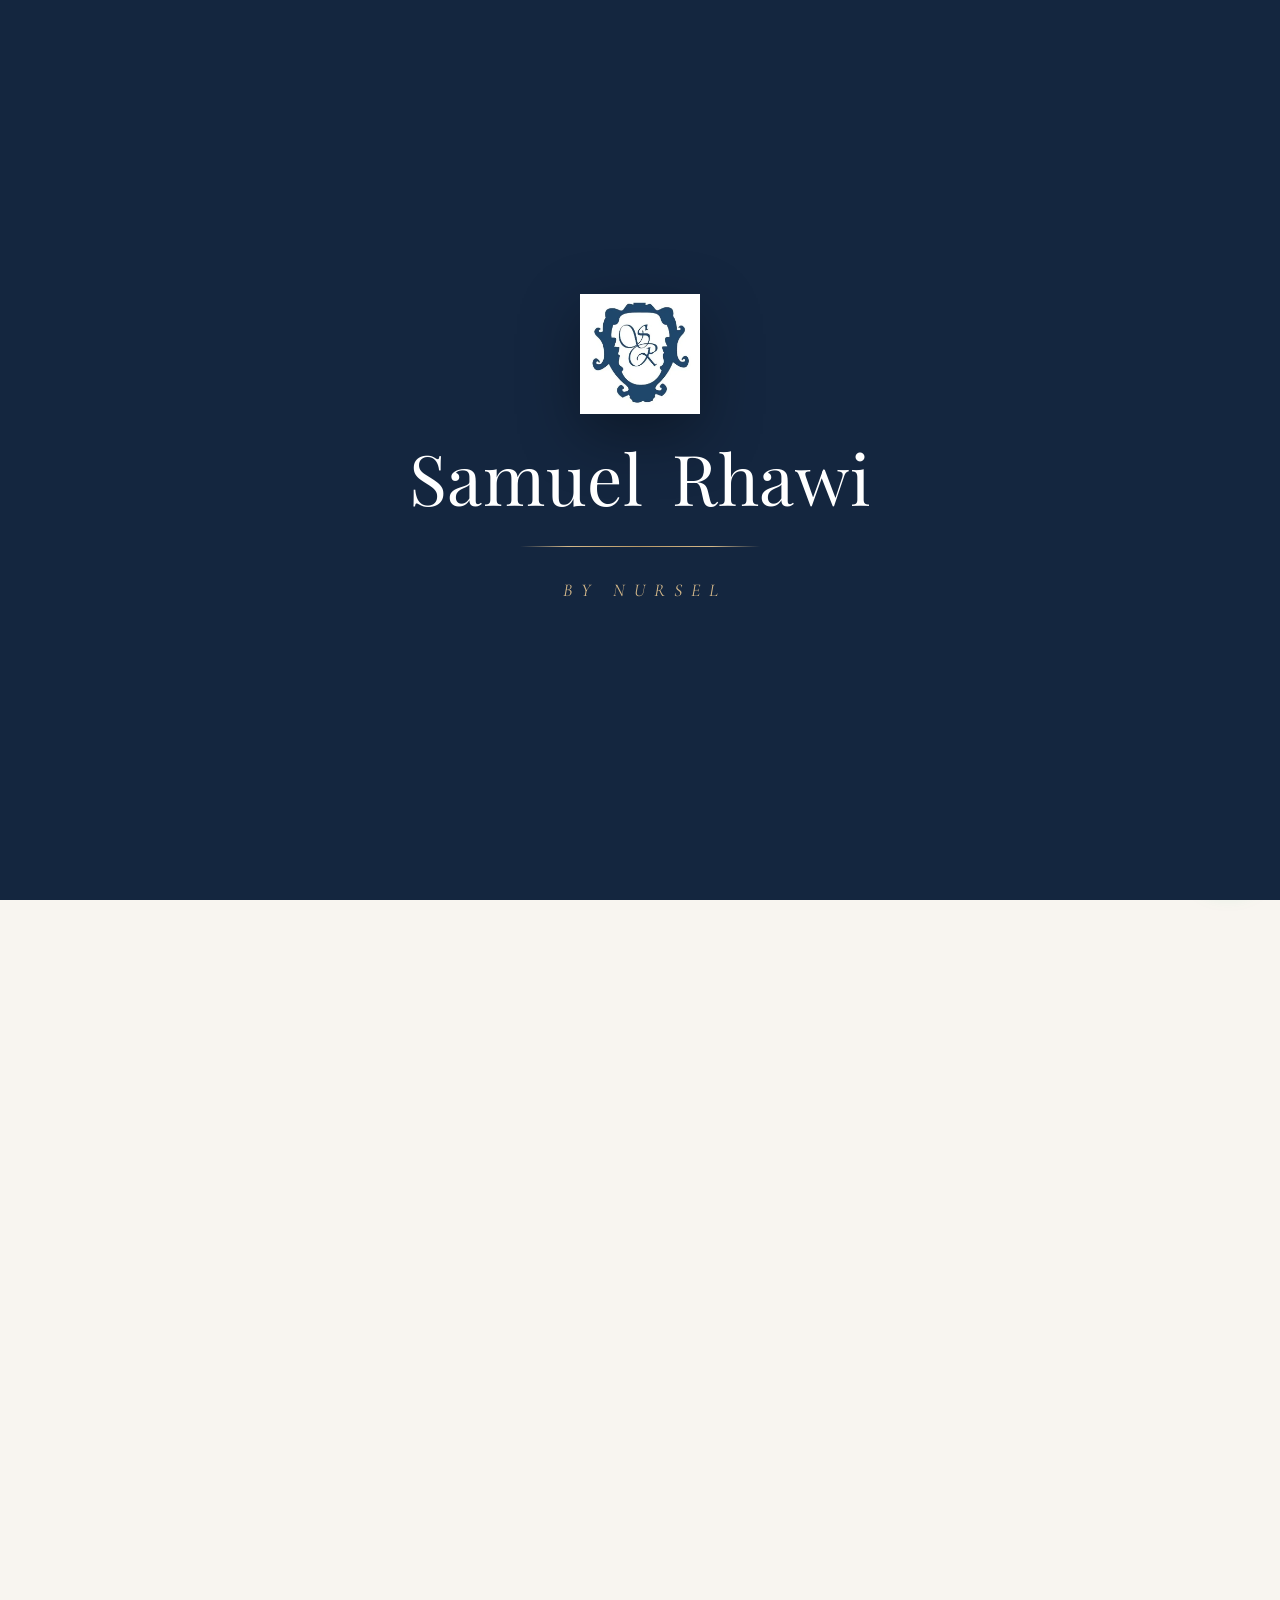
<file: index.html>
<!DOCTYPE html>
<html lang="it">
<head>
  <meta charset="UTF-8" />
  <meta name="viewport" content="width=device-width, initial-scale=1.0" />
  <title>Samuel Rhawi by Nursel — Boutique di pelletteria di lusso a Lugano</title>
  <meta name="description" content="Samuel Rhawi by Nursel — Boutique di moda donna esclusiva, pelletteria raffinata, calzature e accessori in vera pelle nel cuore di Lugano." />
  <meta name="keywords" content="Samuel Rhawi, Nursel, boutique Lugano, pelletteria Lugano, borse pelle, calzature pelle, moda donna Lugano, cappotti cashmere, pellicce" />
  <meta name="robots" content="index, follow">
  <meta name="author" content="Samuel Rhawi by Nursel">
  <meta name="theme-color" content="#1e3a5f" />
  <link rel="canonical" href="https://samuelrhawibynursel.com/">

  <!-- Open Graph -->
  <meta property="og:title" content="Samuel Rhawi by Nursel — Boutique di pelletteria di lusso a Lugano">
  <meta property="og:description" content="Boutique di moda donna esclusiva, pelletteria raffinata, calzature e accessori in vera pelle nel cuore di Lugano.">
  <meta property="og:image" content="https://samuelrhawibynursel.com/img/og-image.jpg">
  <meta property="og:image:type" content="image/jpeg">
  <meta property="og:image:width" content="800">
  <meta property="og:image:height" content="800">
  <meta property="og:type" content="website">
  <meta property="og:locale" content="it_IT">
  <meta property="og:url" content="https://samuelrhawibynursel.com/">

  <!-- Twitter Card -->
  <meta name="twitter:card" content="summary_large_image">
  <meta name="twitter:title" content="Samuel Rhawi by Nursel — Boutique di pelletteria di lusso a Lugano">
  <meta name="twitter:description" content="Boutique di moda donna esclusiva, pelletteria raffinata, calzature e accessori in vera pelle nel cuore di Lugano.">
  <meta name="twitter:image" content="https://samuelrhawibynursel.com/img/og-image.jpg">

  <!-- Favicon -->
  <link rel="icon" href="/favicon.ico" sizes="any">
  <link rel="icon" type="image/png" sizes="32x32" href="/img/favicon-32.png">
  <link rel="icon" type="image/png" sizes="48x48" href="/img/favicon-48.png">
  <link rel="icon" type="image/png" sizes="96x96" href="/img/favicon-96.png">
  <link rel="apple-touch-icon" sizes="180x180" href="/img/apple-touch-icon.png">

  <!-- Structured Data -->
  <script type="application/ld+json">
  {
    "@context": "https://schema.org",
    "@type": "ClothingStore",
    "name": "Samuel Rhawi by Nursel",
    "image": "https://samuelrhawibynursel.com/img/og-image.jpg",
    "url": "https://samuelrhawibynursel.com/",
    "telephone": "+41766934737",
    "address": {
      "@type": "PostalAddress",
      "streetAddress": "Via Giuseppe Motta 7",
      "addressLocality": "Lugano",
      "postalCode": "6900",
      "addressCountry": "CH"
    },
    "openingHoursSpecification": [
      {
        "@type": "OpeningHoursSpecification",
        "dayOfWeek": ["Monday","Tuesday","Wednesday","Thursday","Friday"],
        "opens": "09:30",
        "closes": "18:00"
      },
      {
        "@type": "OpeningHoursSpecification",
        "dayOfWeek": "Saturday",
        "opens": "09:30",
        "closes": "17:00"
      }
    ],
    "sameAs": ["https://www.instagram.com/samuel_rhawi_by_nursel"]
  }
  </script>

  <link rel="preconnect" href="https://fonts.googleapis.com">
  <link rel="preconnect" href="https://fonts.gstatic.com" crossorigin>
  <link href="https://fonts.googleapis.com/css2?family=Cormorant+Garamond:ital,wght@0,300;0,400;0,500;0,600;0,700;1,400&family=Inter:wght@300;400;500;600&family=Playfair+Display:ital,wght@0,400;0,500;0,600;0,700;1,400&display=swap" rel="stylesheet">

  <link rel="stylesheet" href="styles.css" />
</head>
<body>

  <!-- ============ PRELOADER ============ -->
  <div class="preloader" id="preloader">
    <div class="preloader__curtain preloader__curtain--top"></div>
    <div class="preloader__curtain preloader__curtain--bot"></div>
    <div class="preloader__inner">
      <img src="img/logo (abbreviato ma buona qualita).jpg.webp" alt="Samuel Rhawi" class="preloader__logo" />
      <h1 class="preloader__title" aria-label="Samuel Rhawi">
        <span class="preloader__word"><span>Samuel</span></span>
        <span class="preloader__word"><span>Rhawi</span></span>
      </h1>
      <div class="preloader__line"></div>
      <span class="preloader__sub">by Nursel</span>
    </div>
  </div>

  <!-- ============ NAVBAR ============ -->
  <header class="nav" id="nav">
    <div class="nav__inner">
      <a href="#hero" class="nav__brand" aria-label="Samuel Rhawi by Nursel">
        <img src="img/logo (abbreviato ma buona qualita).jpg.webp" alt="" class="nav__logo" />
        <span class="nav__brand-text">Samuel Rhawi<small>by Nursel</small></span>
      </a>

      <nav class="nav__links" id="navLinks">
        <a href="#about" data-i18n="nav_about">La Maison</a>
        <a href="#nursel" data-i18n="nav_nursel">Nursel</a>
        <a href="#collection" data-i18n="nav_collection">Collezione</a>
        <a href="#boutique" data-i18n="nav_boutique">Boutique</a>
        <a href="#press" data-i18n="nav_press">Stampa</a>
        <a href="#reviews" data-i18n="nav_reviews">Recensioni</a>
        <a href="#contact" data-i18n="nav_contact">Contatti</a>
        <a href="grancia.html" data-i18n="nav_grancia" class="nav__link--grancia">Grancia</a>
      </nav>

      <div class="nav__right">
        <div class="lang" id="lang">
          <button class="lang__current" id="langCurrent" aria-haspopup="listbox" aria-expanded="false">
            <span id="langLabel">IT</span>
            <svg width="10" height="6" viewBox="0 0 10 6" fill="none" aria-hidden="true"><path d="M1 1l4 4 4-4" stroke="currentColor" stroke-width="1.4" stroke-linecap="round" stroke-linejoin="round"/></svg>
          </button>
          <ul class="lang__menu" role="listbox">
            <li><button data-lang="it" role="option">Italiano</button></li>
            <li><button data-lang="en" role="option">English</button></li>
            <li><button data-lang="fr" role="option">Français</button></li>
            <li><button data-lang="de" role="option">Deutsch</button></li>
          </ul>
        </div>

        <button class="nav__burger" id="navBurger" aria-label="Menu" aria-expanded="false">
          <span></span><span></span><span></span>
        </button>
      </div>
    </div>
  </header>

  <!-- ============ HERO ============ -->
  <section class="hero" id="hero">
    <div class="hero__bg" aria-hidden="true">
      <img src="img/modella 4.png" alt="" class="hero__img is-active" />
      <img src="img/modella 1.png" alt="" class="hero__img" />
      <img src="img/modella 2.png" alt="" class="hero__img" />
      <img src="img/modella 3.png" alt="" class="hero__img" />
    </div>
    <div class="hero__overlay"></div>

    <div class="hero__content">
      <div class="hero__eyebrow" data-i18n="hero_eyebrow">Istanbul · Lugano</div>
      <h1 class="hero__title">
        <span class="hero__title-line">Samuel Rhawi</span>
        <span class="hero__title-sub">by Nursel</span>
      </h1>
      <p class="hero__tagline" data-i18n="hero_tagline">L'eleganza autentica della pelle pregiata.</p>
      <div class="hero__cta">
        <a href="#collection" class="btn btn--ghost" data-i18n="hero_cta_collection">Scopri la collezione</a>
        <a href="#contact" class="btn btn--solid" data-i18n="hero_cta_visit">Visita la boutique</a>
      </div>
    </div>

    <a href="#about" class="hero__scroll" aria-label="Scroll">
      <span></span>
    </a>
  </section>

  <!-- ============ ABOUT / LA MAISON ============ -->
  <section class="section section--about" id="about">
    <div class="container">
      <div class="section__head section__head--center">
        <span class="section__eyebrow" data-i18n="about_eyebrow">La Maison</span>
        <h2 class="section__title" data-i18n="about_title">Da Istanbul a Lugano,<br/>una storia di pelle</h2>
      </div>

      <div class="about__grid">
        <div class="about__text">
          <p data-i18n="about_p1">Samuel Rhawi è una <strong>maison di moda con sede a Istanbul</strong>, specializzata in pelletteria di lusso, cappotti in cashmere e pellicce pregiate. Il marchio è riconosciuto per i suoi capi sartoriali di alta qualità, realizzati con tessuti italiani e materiali nobili come volpe, visone e cincillà.</p>
          <p data-i18n="about_p2">Nel cuore di Lugano nasce <strong>Samuel Rhawi by Nursel</strong>, lo showroom in Via Giuseppe Motta 7 dove gli articoli in pelle sono protagonisti assoluti. Una filiera diretta con la manifattura del marchio consente consegne rapide e ordini personalizzati su misura.</p>
          <p data-i18n="about_p3">Borse, calzature, giacche, cinture e accessori — ogni pezzo racconta la cura artigianale che da generazioni distingue il nostro marchio.</p>
        </div>
        <div class="about__media">
          <img src="img/scarpe e borsa.png" alt="Scarpe e borsa in pelle" />
          <div class="about__badge">
            <span class="about__badge-num">2019</span>
            <span class="about__badge-text" data-i18n="about_badge">Boutique aperta a Lugano</span>
          </div>
        </div>
      </div>
    </div>
  </section>

  <!-- ============ NURSEL ============ -->
  <section class="section section--nursel" id="nursel">
    <div class="container">
      <div class="nursel__grid">
        <div class="nursel__media">
          <img src="img/articolo 2.png" alt="Nursel — Samuel Rhawi by Nursel" />
        </div>
        <div class="nursel__text">
          <span class="section__eyebrow" data-i18n="nursel_eyebrow">La donna dietro la boutique</span>
          <h2 class="section__title" data-i18n="nursel_title">Nursel</h2>
          <p class="nursel__lead" data-i18n="nursel_lead">«La donna che veste in pelle è di forte carattere e decisa. La pelle non passa inosservata, è un modo di essere che trasmette eleganza.»</p>
          <p data-i18n="nursel_p1">Nursel è il volto e il cuore della boutique luganese. Professionista del settore con una profonda conoscenza della pelletteria, accoglie ogni cliente con un servizio personalizzato e collezioni accuratamente curate.</p>
          <p data-i18n="nursel_p2">Grazie alla filiera diretta con la manifattura del marchio, Nursel offre la possibilità di ordinare pezzi personalizzati e taglie non disponibili in showroom, con consegna in pochissimi giorni.</p>
        </div>
      </div>
    </div>
  </section>

  <!-- ============ FILOSOFIA ============ -->
  <section class="quote">
    <div class="container">
      <blockquote class="quote__text" data-i18n="quote_text">
        «La moda è come un'onda: arriva con forza e poi scompare lasciando mille interpretazioni dietro di sé. La pelle, invece, ritorna sempre — perché non è moda, è eleganza.»
      </blockquote>
      <cite class="quote__cite">— Nursel Rhawi</cite>
    </div>
  </section>

  <!-- ============ COLLECTION / GALLERIA ============ -->
  <section class="section section--collection" id="collection">
    <div class="container">
      <div class="section__head section__head--center">
        <span class="section__eyebrow" data-i18n="collection_eyebrow">La Collezione</span>
        <h2 class="section__title" data-i18n="collection_title">Pelletteria, calzature, accessori</h2>
        <p class="section__lead" data-i18n="collection_lead">Capi e accessori in vera pelle per donna e uomo. Borse, scarpe, cinture, giacche e portamonete — ogni pezzo è espressione di artigianalità e raffinatezza.</p>
      </div>

      <div class="gallery">
        <a class="gallery__item gallery__item--tall" href="img/modella 1.png" data-lightbox>
          <img src="img/modella 1.png" alt="Cappotto in pelle e tessuto" loading="lazy" />
        </a>
        <a class="gallery__item" href="img/borse.png" data-lightbox>
          <img src="img/borse.png" alt="Borse in pelle" loading="lazy" />
          <span class="gallery__cap" data-i18n="cap_bags">Borse</span>
        </a>
        <a class="gallery__item" href="img/scarpe e borsa 2.png" data-lightbox>
          <img src="img/scarpe e borsa 2.png" alt="Calzature e borse" loading="lazy" />
          <span class="gallery__cap" data-i18n="cap_set">Calzature & Borse</span>
        </a>
        <a class="gallery__item gallery__item--tall" href="img/modella 2.png" data-lightbox>
          <img src="img/modella 2.png" alt="Modella con capo in pelle" loading="lazy" />
        </a>
        <a class="gallery__item" href="img/scarpe specchio.png" data-lightbox>
          <img src="img/scarpe specchio.png" alt="Calzature in showroom" loading="lazy" />
          <span class="gallery__cap" data-i18n="cap_shoes">Calzature</span>
        </a>
        <a class="gallery__item" href="img/modella 3.png" data-lightbox>
          <img src="img/modella 3.png" alt="Capo donna" loading="lazy" />
        </a>
        <a class="gallery__item" href="img/scarpe e borsa.png" data-lightbox>
          <img src="img/scarpe e borsa.png" alt="Set scarpe e borsa" loading="lazy" />
          <span class="gallery__cap" data-i18n="cap_accessories">Accessori</span>
        </a>
        <a class="gallery__item gallery__item--tall" href="img/modella 4.png" data-lightbox>
          <img src="img/modella 4.png" alt="Cappotto con collo in pelliccia" loading="lazy" />
        </a>
        <a class="gallery__item gallery__item--tall" href="img/modella 7.jpg" data-lightbox>
          <img src="img/modella 7.jpg" alt="Cappotto verde con pelliccia" loading="lazy" />
        </a>
        <a class="gallery__item" href="img/giacca.jpg" data-lightbox>
          <img src="img/giacca.jpg" alt="Giacca rossa con collo in pelliccia" loading="lazy" />
          <span class="gallery__cap" data-i18n="cap_jackets">Giacche</span>
        </a>
        <a class="gallery__item" href="img/cappotto.png" data-lightbox>
          <img src="img/cappotto.png" alt="Cappotto cammello con cintura" loading="lazy" />
          <span class="gallery__cap" data-i18n="cap_coats">Cappotti</span>
        </a>
        <a class="gallery__item" href="img/modella 8.jpg" data-lightbox>
          <img src="img/modella 8.jpg" alt="Cappotto grigio con polsini in pelliccia" loading="lazy" />
        </a>
      </div>

      <p class="collection__note" data-i18n="collection_note">
        Le immagini sono solo una piccola anticipazione. Vi invitiamo a visitare la boutique per scoprire l'intera collezione, toccare i materiali e provare i capi.
      </p>
    </div>
  </section>

  <!-- ============ BOUTIQUE INTERIOR ============ -->
  <section class="section section--boutique" id="boutique">
    <div class="container">
      <div class="boutique__grid">
        <div class="boutique__text">
          <span class="section__eyebrow" data-i18n="boutique_eyebrow">Lo Showroom</span>
          <h2 class="section__title" data-i18n="boutique_title">Un'esperienza<br/>nel cuore di Lugano</h2>
          <p data-i18n="boutique_p1">Nel pieno centro di Lugano, a pochi passi dall'Autosilo Motta, lo showroom Samuel Rhawi by Nursel offre un'ampia selezione di pelletteria: borse, calzature, cinture, giacche, portamonete e molto altro.</p>
          <p data-i18n="boutique_p2">Il cliente ha la possibilità di ordinare direttamente l'articolo desiderato, anche se non disponibile in loco: in pochi giorni sarà pronto per il ritiro, grazie alla filiera diretta con il produttore.</p>

          <div class="boutique__features">
            <div class="feature">
              <div class="feature__icon">
                <svg viewBox="0 0 24 24" fill="none" stroke="currentColor" stroke-width="1.4"><path d="M12 21s-7-6.2-7-11a7 7 0 0114 0c0 4.8-7 11-7 11z"/><circle cx="12" cy="10" r="2.5"/></svg>
              </div>
              <div>
                <h4 data-i18n="feature1_t">Servizio personalizzato</h4>
                <p data-i18n="feature1_d">Ordini su misura, taglie speciali e consulenza dedicata.</p>
              </div>
            </div>
            <div class="feature">
              <div class="feature__icon">
                <svg viewBox="0 0 24 24" fill="none" stroke="currentColor" stroke-width="1.4"><path d="M3 7l9-4 9 4v10l-9 4-9-4V7z"/><path d="M3 7l9 4 9-4M12 11v10"/></svg>
              </div>
              <div>
                <h4 data-i18n="feature2_t">Filiera diretta</h4>
                <p data-i18n="feature2_d">Produzione diretta del marchio, qualità garantita e consegne rapide.</p>
              </div>
            </div>
            <div class="feature">
              <div class="feature__icon">
                <svg viewBox="0 0 24 24" fill="none" stroke="currentColor" stroke-width="1.4"><path d="M12 2l2.4 6.9H22l-6 4.5 2.3 7-6.3-4.6L5.7 20.4l2.3-7-6-4.5h7.6z"/></svg>
              </div>
              <div>
                <h4 data-i18n="feature3_t">Materiali pregiati</h4>
                <p data-i18n="feature3_d">Vera pelle, tessuti italiani, cashmere e pellicce nobili.</p>
              </div>
            </div>
          </div>
        </div>
        <div class="boutique__media">
          <img src="img/interno.jpg" alt="Interno della boutique" />
          <div class="boutique__media-grid">
            <img src="img/interno scarpe.jpg" alt="Showroom calzature" />
            <img src="img/interno sarpe 2.jpg" alt="Showroom calzature" />
          </div>
        </div>
      </div>
    </div>
  </section>

  <!-- ============ BANNER GRANCIA ============ -->
  <a class="grancia-banner" href="grancia.html" aria-label="Scopri la nuova boutique a Grancia">
    <div class="container">
      <span class="grancia-banner__eyebrow" data-i18n="grancia_banner_eyebrow">Novità</span>
      <h2 class="grancia-banner__title" data-i18n="grancia_banner_title">Ora siamo anche al Parco Commerciale Grancia</h2>
      <p class="grancia-banner__lead" data-i18n="grancia_banner_lead">La stessa eleganza di Lugano centro, al secondo piano del Parco Commerciale. Orari più ampi, stessa qualità.</p>
      <span class="grancia-banner__cta" data-i18n="grancia_banner_cta">Scopri la boutique di Grancia →</span>
    </div>
  </a>

  <!-- ============ PRESS / ARTICOLO ============ -->
  <section class="section section--press" id="press">
    <div class="container">
      <div class="press__grid">
        <div class="press__media">
          <img src="img/articolo 1.png" alt="Articolo Tio.ch su Samuel Rhawi" />
        </div>
        <div class="press__text">
          <span class="section__eyebrow" data-i18n="press_eyebrow">Stampa</span>
          <h2 class="section__title" data-i18n="press_title">«L'eleganza passa anche dal vestire in pelle»</h2>
          <p class="press__source">Tio.ch · Fashion Channel · 2019</p>
          <p data-i18n="press_p1">Un'intervista a Nursel Rhawi sulla moda, sull'arte della pelletteria e sulla donna che sceglie di vestire la pelle. Un'occasione per raccontare la filosofia che anima la boutique e il legame con la manifattura del marchio.</p>
          <a href="https://www.tio.ch/rubriche/fashionchannel/1410125/pelle-donna-showroom-lugano-articoli-eleganza-vestire" target="_blank" rel="noopener noreferrer" class="btn btn--solid" data-i18n="press_cta">Leggi l'articolo completo</a>
        </div>
      </div>
    </div>
  </section>

  <!-- ============ REVIEWS ============ -->
  <section class="section section--reviews" id="reviews">
    <div class="container">
      <div class="section__head section__head--center">
        <span class="section__eyebrow" data-i18n="reviews_eyebrow">Le Voci dei Clienti</span>
        <h2 class="section__title" data-i18n="reviews_title">Recensioni</h2>
        <div class="reviews__stars" aria-label="5 stelle su 5">
          <span>★</span><span>★</span><span>★</span><span>★</span><span>★</span>
        </div>
        <p class="reviews__rating" data-i18n="reviews_rating">5,0 su 5 — Recensioni Google</p>
      </div>

      <div class="reviews__grid">
        <figure class="review">
          <div class="review__stars">★★★★★</div>
          <blockquote data-i18n="review1">«Good selection of leather shoes for men and women with very reasonable prices. Design and quality are excellent. Bought a pair and loving it.»</blockquote>
          <figcaption>— Google Review</figcaption>
        </figure>
        <figure class="review">
          <div class="review__stars">★★★★★</div>
          <blockquote data-i18n="review2">«Best leather shop in Lugano.»</blockquote>
          <figcaption>— Google Review</figcaption>
        </figure>
        <figure class="review">
          <div class="review__stars">★★★★★</div>
          <blockquote data-i18n="review3">«Ragazza adorabile, prodotti di qualità a un prezzo molto buono.»</blockquote>
          <figcaption>— Google Review</figcaption>
        </figure>
        <figure class="review">
          <div class="review__stars">★★★★★</div>
          <blockquote data-i18n="review4">«Ottimo servizio e meravigliosa stilista.»</blockquote>
          <figcaption>— Michele Alippi · Google Review</figcaption>
        </figure>
        <figure class="review">
          <div class="review__stars">★★★★★</div>
          <figcaption>— Luca Speroni · Google Review</figcaption>
        </figure>
      </div>
    </div>
  </section>

  <!-- ============ CONTACT ============ -->
  <section class="section section--contact" id="contact">
    <div class="container">
      <div class="section__head section__head--center">
        <span class="section__eyebrow" data-i18n="contact_eyebrow">Vieni a trovarci</span>
        <h2 class="section__title" data-i18n="contact_title">Boutique a Lugano</h2>
        <p class="section__lead" data-i18n="contact_lead">Vi aspettiamo nel nostro showroom per scoprire le collezioni, ricevere consigli personalizzati e provare i nostri capi in pelle.</p>
      </div>

      <div class="contact__grid">
        <div class="contact__info">
          <div class="contact__row">
            <h4 data-i18n="contact_address_title">Indirizzo</h4>
            <p>Via Giuseppe Motta 7<br/>6900 Lugano · Svizzera</p>
            <a href="https://maps.google.com/?q=Via+Giuseppe+Motta+7,+6900+Lugano" target="_blank" rel="noopener" data-i18n="contact_directions">Indicazioni stradali →</a>
          </div>

          <div class="contact__row">
            <h4 data-i18n="contact_phone_title">Telefono & WhatsApp</h4>
            <p><a href="tel:+41766934737">+41 76 693 47 37</a></p>
            <a class="contact__wa" href="https://wa.me/41766934737" target="_blank" rel="noopener">
              <svg viewBox="0 0 24 24" width="16" height="16" fill="currentColor" aria-hidden="true"><path d="M.057 24l1.687-6.163a11.867 11.867 0 01-1.587-5.946C.16 5.335 5.495 0 12.05 0a11.82 11.82 0 018.413 3.488 11.82 11.82 0 013.48 8.414c-.003 6.557-5.34 11.892-11.893 11.892a11.9 11.9 0 01-5.688-1.448L.057 24zm6.597-3.807c1.676.995 3.276 1.591 5.392 1.592 5.448 0 9.886-4.434 9.889-9.885.002-5.462-4.415-9.89-9.881-9.892-5.452 0-9.887 4.434-9.889 9.884a9.86 9.86 0 001.51 5.26l-.999 3.648 3.978-1.607zm11.387-5.464c-.074-.124-.272-.198-.57-.347-.297-.149-1.758-.868-2.031-.967-.272-.099-.47-.149-.669.149-.198.297-.768.967-.941 1.165-.173.198-.347.223-.644.074-.297-.149-1.255-.462-2.39-1.475-.883-.788-1.48-1.761-1.653-2.059-.173-.297-.018-.458.13-.606.134-.133.297-.347.446-.521.151-.172.2-.296.3-.495.099-.198.05-.372-.025-.521-.075-.148-.669-1.611-.916-2.206-.242-.579-.487-.501-.669-.51l-.57-.01c-.198 0-.52.074-.792.372s-1.04 1.016-1.04 2.479 1.065 2.876 1.213 3.074c.149.198 2.095 3.2 5.076 4.487.709.306 1.263.489 1.694.626.712.226 1.36.194 1.872.118.571-.085 1.758-.719 2.006-1.413.248-.694.248-1.289.173-1.413z"/></svg>
              <span data-i18n="contact_wa_label">Scrivici su WhatsApp</span>
            </a>
          </div>

          <div class="contact__row">
            <h4 data-i18n="contact_hours_title">Orari di apertura</h4>
            <ul class="hours">
              <li><span data-i18n="day_mon">Lunedì</span><span>09:30 — 18:00</span></li>
              <li><span data-i18n="day_tue">Martedì</span><span>09:30 — 18:00</span></li>
              <li><span data-i18n="day_wed">Mercoledì</span><span>09:30 — 18:00</span></li>
              <li><span data-i18n="day_thu">Giovedì</span><span>09:30 — 18:00</span></li>
              <li><span data-i18n="day_fri">Venerdì</span><span>09:30 — 18:00</span></li>
              <li><span data-i18n="day_sat">Sabato</span><span>09:30 — 17:00</span></li>
              <li><span data-i18n="day_sun">Domenica</span><span data-i18n="closed">Chiuso</span></li>
            </ul>
          </div>

          <div class="contact__row">
            <h4 data-i18n="contact_social_title">Social</h4>
            <a href="https://www.instagram.com/samuel_rhawi_by_nursel" target="_blank" rel="noopener" class="contact__social">
              <svg viewBox="0 0 24 24" width="18" height="18" fill="none" stroke="currentColor" stroke-width="1.6" aria-hidden="true"><rect x="3" y="3" width="18" height="18" rx="5"/><circle cx="12" cy="12" r="4"/><circle cx="17.5" cy="6.5" r="1" fill="currentColor"/></svg>
              <span>@samuel_rhawi_by_nursel</span>
            </a>
          </div>
        </div>

        <div class="contact__map">
          <div class="map-consent" data-map-src="https://www.google.com/maps?q=Via+Giuseppe+Motta+7,+6900+Lugano&amp;output=embed" data-map-title="Mappa — Samuel Rhawi by Nursel">
            <div class="map-consent__box">
              <h4>Google Maps</h4>
              <p data-i18n="map_consent">La mappa viene caricata da Google solo dopo il tuo consenso.</p>
              <div class="map-consent__actions">
                <button type="button" class="btn btn--solid js-load-map" data-i18n="map_load">Carica mappa</button>
                <a href="https://maps.google.com/?q=Via+Giuseppe+Motta+7,+6900+Lugano" target="_blank" rel="noopener" data-i18n="map_open">Apri in Google Maps</a>
              </div>
            </div>
          </div>
        </div>
      </div>
    </div>
  </section>

  <!-- ============ FOOTER ============ -->
  <footer class="footer">
    <div class="container">
      <div class="footer__grid">
        <div class="footer__brand">
          <img src="img/logo (abbreviato ma buona qualita).jpg.webp" alt="" />
          <div>
            <strong>Samuel Rhawi</strong>
            <span>by Nursel</span>
          </div>
        </div>
        <p class="footer__tag" data-i18n="footer_tag">Leather &amp; Shoes — Istanbul · Lugano</p>
        <p class="footer__copy">© <span id="year"></span> Samuel Rhawi by Nursel — <span data-i18n="footer_rights">Tutti i diritti riservati.</span></p>
        <p class="footer__credit"><span data-i18n="footer_credit">Sito sviluppato da</span> <a href="https://tommyzaffa.com" target="_blank" rel="noopener">Thomas Zaffalon</a></p>
        <p class="footer__legal"><a href="privacy.html">Privacy &amp; Cookie Policy</a></p>
      </div>
    </div>
  </footer>

  <!-- ============ LIGHTBOX ============ -->
  <div class="lightbox" id="lightbox" aria-hidden="true">
    <button class="lightbox__close" id="lightboxClose" aria-label="Close">×</button>
    <button class="lightbox__nav lightbox__nav--prev" id="lightboxPrev" aria-label="Previous">‹</button>
    <img class="lightbox__img" id="lightboxImg" alt="" />
    <button class="lightbox__nav lightbox__nav--next" id="lightboxNext" aria-label="Next">›</button>
  </div>

  <!-- ============ FLOATING WHATSAPP ============ -->
  <a class="fab-wa" href="https://wa.me/41766934737" target="_blank" rel="noopener" aria-label="WhatsApp">
    <svg viewBox="0 0 24 24" fill="currentColor" aria-hidden="true"><path d="M.057 24l1.687-6.163a11.867 11.867 0 01-1.587-5.946C.16 5.335 5.495 0 12.05 0a11.82 11.82 0 018.413 3.488 11.82 11.82 0 013.48 8.414c-.003 6.557-5.34 11.892-11.893 11.892a11.9 11.9 0 01-5.688-1.448L.057 24zm6.597-3.807c1.676.995 3.276 1.591 5.392 1.592 5.448 0 9.886-4.434 9.889-9.885.002-5.462-4.415-9.89-9.881-9.892-5.452 0-9.887 4.434-9.889 9.884a9.86 9.86 0 001.51 5.26l-.999 3.648 3.978-1.607zm11.387-5.464c-.074-.124-.272-.198-.57-.347-.297-.149-1.758-.868-2.031-.967-.272-.099-.47-.149-.669.149-.198.297-.768.967-.941 1.165-.173.198-.347.223-.644.074-.297-.149-1.255-.462-2.39-1.475-.883-.788-1.48-1.761-1.653-2.059-.173-.297-.018-.458.13-.606.134-.133.297-.347.446-.521.151-.172.2-.296.3-.495.099-.198.05-.372-.025-.521-.075-.148-.669-1.611-.916-2.206-.242-.579-.487-.501-.669-.51l-.57-.01c-.198 0-.52.074-.792.372s-1.04 1.016-1.04 2.479 1.065 2.876 1.213 3.074c.149.198 2.095 3.2 5.076 4.487.709.306 1.263.489 1.694.626.712.226 1.36.194 1.872.118.571-.085 1.758-.719 2.006-1.413.248-.694.248-1.289.173-1.413z"/></svg>
  </a>

  <script src="translations.js"></script>
  <script src="script.js"></script>
</body>
</html>
</file>
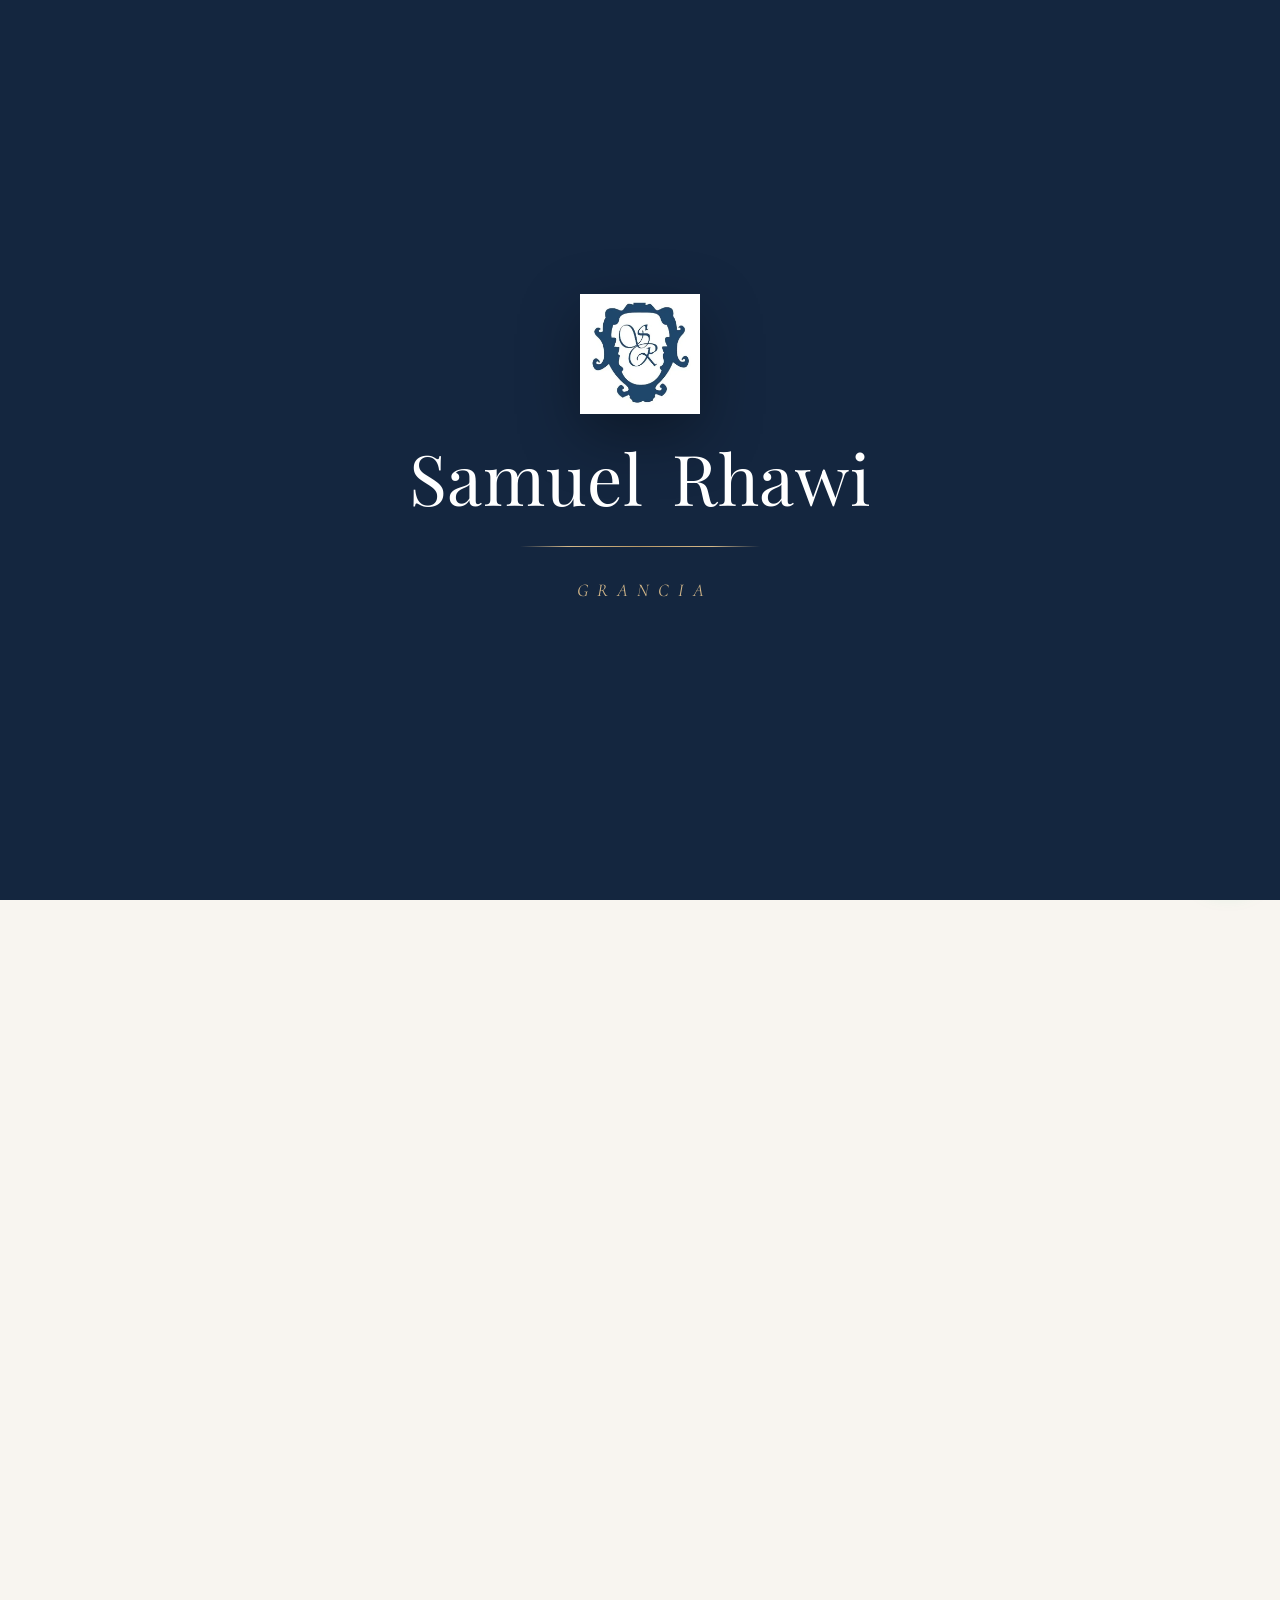
<file: grancia.html>
<!DOCTYPE html>
<html lang="it">
<head>
  <meta charset="UTF-8" />
  <meta name="viewport" content="width=device-width, initial-scale=1.0" />
  <title>Samuel Rhawi by Nursel — Boutique al Parco Commerciale Grancia</title>
  <meta name="description" content="Samuel Rhawi by Nursel ora anche a Grancia, al secondo piano del Parco Commerciale. Pelletteria, borse, calzature e accessori in vera pelle. Orari flessibili. Via Cantonale, 6916 Grancia." />
  <meta name="keywords" content="Samuel Rhawi Grancia, Nursel Grancia, Parco Commerciale Grancia, pelletteria Grancia, boutique Grancia, borse pelle Ticino, calzature pelle" />
  <meta name="robots" content="index, follow">
  <meta name="author" content="Samuel Rhawi by Nursel">
  <meta name="theme-color" content="#1e3a5f" />
  <link rel="canonical" href="https://samuelrhawibynursel.com/grancia.html">

  <!-- Open Graph -->
  <meta property="og:title" content="Samuel Rhawi by Nursel — Boutique al Parco Commerciale Grancia">
  <meta property="og:description" content="Pelletteria di lusso al secondo piano del Parco Commerciale Grancia. Borse, calzature e accessori in vera pelle.">
  <meta property="og:image" content="https://samuelrhawibynursel.com/img/og-image.jpg">
  <meta property="og:image:type" content="image/jpeg">
  <meta property="og:image:width" content="800">
  <meta property="og:image:height" content="800">
  <meta property="og:type" content="website">
  <meta property="og:locale" content="it_IT">
  <meta property="og:url" content="https://samuelrhawibynursel.com/grancia.html">

  <!-- Twitter Card -->
  <meta name="twitter:card" content="summary_large_image">
  <meta name="twitter:title" content="Samuel Rhawi by Nursel — Boutique al Parco Commerciale Grancia">
  <meta name="twitter:description" content="Pelletteria di lusso al secondo piano del Parco Commerciale Grancia. Borse, calzature e accessori in vera pelle.">
  <meta name="twitter:image" content="https://samuelrhawibynursel.com/img/og-image.jpg">

  <!-- Favicon -->
  <link rel="icon" href="/favicon.ico" sizes="any">
  <link rel="icon" type="image/png" sizes="32x32" href="/img/favicon-32.png">
  <link rel="icon" type="image/png" sizes="48x48" href="/img/favicon-48.png">
  <link rel="icon" type="image/png" sizes="96x96" href="/img/favicon-96.png">
  <link rel="apple-touch-icon" sizes="180x180" href="/img/apple-touch-icon.png">

  <!-- Structured Data -->
  <script type="application/ld+json">
  {
    "@context": "https://schema.org",
    "@type": "ClothingStore",
    "name": "Samuel Rhawi by Nursel — Grancia",
    "image": "https://samuelrhawibynursel.com/img/og-image.jpg",
    "url": "https://samuelrhawibynursel.com/grancia.html",
    "telephone": "+41766934737",
    "address": {
      "@type": "PostalAddress",
      "streetAddress": "Via Cantonale, Parco Commerciale Grancia, 2° piano",
      "addressLocality": "Grancia",
      "postalCode": "6916",
      "addressCountry": "CH"
    },
    "openingHoursSpecification": [
      {
        "@type": "OpeningHoursSpecification",
        "dayOfWeek": ["Monday","Tuesday","Wednesday","Friday"],
        "opens": "09:00",
        "closes": "19:00"
      },
      {
        "@type": "OpeningHoursSpecification",
        "dayOfWeek": "Thursday",
        "opens": "09:00",
        "closes": "21:00"
      },
      {
        "@type": "OpeningHoursSpecification",
        "dayOfWeek": "Saturday",
        "opens": "09:00",
        "closes": "18:30"
      }
    ],
    "sameAs": ["https://www.instagram.com/samuel_rhawi_by_nursel"]
  }
  </script>

  <link rel="preconnect" href="https://fonts.googleapis.com">
  <link rel="preconnect" href="https://fonts.gstatic.com" crossorigin>
  <link href="https://fonts.googleapis.com/css2?family=Cormorant+Garamond:ital,wght@0,300;0,400;0,500;0,600;0,700;1,400&family=Inter:wght@300;400;500;600&family=Playfair+Display:ital,wght@0,400;0,500;0,600;0,700;1,400&display=swap" rel="stylesheet">

  <link rel="stylesheet" href="styles.css" />
</head>
<body>

  <!-- ============ PRELOADER ============ -->
  <div class="preloader" id="preloader">
    <div class="preloader__curtain preloader__curtain--top"></div>
    <div class="preloader__curtain preloader__curtain--bot"></div>
    <div class="preloader__inner">
      <img src="img/logo (abbreviato ma buona qualita).jpg.webp" alt="Samuel Rhawi" class="preloader__logo" />
      <h1 class="preloader__title" aria-label="Samuel Rhawi">
        <span class="preloader__word"><span>Samuel</span></span>
        <span class="preloader__word"><span>Rhawi</span></span>
      </h1>
      <div class="preloader__line"></div>
      <span class="preloader__sub">Grancia</span>
    </div>
  </div>

  <!-- ============ NAVBAR ============ -->
  <header class="nav" id="nav">
    <div class="nav__inner">
      <a href="index.html" class="nav__brand" aria-label="Samuel Rhawi by Nursel">
        <img src="img/logo (abbreviato ma buona qualita).jpg.webp" alt="" class="nav__logo" />
        <span class="nav__brand-text">Samuel Rhawi<small>by Nursel</small></span>
      </a>

      <nav class="nav__links" id="navLinks">
        <a href="index.html#about" data-i18n="nav_about">La Maison</a>
        <a href="index.html#nursel" data-i18n="nav_nursel">Nursel</a>
        <a href="index.html#collection" data-i18n="nav_collection">Collezione</a>
        <a href="index.html#boutique" data-i18n="nav_boutique">Boutique</a>
        <a href="index.html#press" data-i18n="nav_press">Stampa</a>
        <a href="index.html#reviews" data-i18n="nav_reviews">Recensioni</a>
        <a href="index.html#contact" data-i18n="nav_contact">Contatti</a>
        <a href="grancia.html" data-i18n="nav_grancia" class="nav__link--grancia" aria-current="page">Grancia</a>
      </nav>

      <div class="nav__right">
        <div class="lang" id="lang">
          <button class="lang__current" id="langCurrent" aria-haspopup="listbox" aria-expanded="false">
            <span id="langLabel">IT</span>
            <svg width="10" height="6" viewBox="0 0 10 6" fill="none" aria-hidden="true"><path d="M1 1l4 4 4-4" stroke="currentColor" stroke-width="1.4" stroke-linecap="round" stroke-linejoin="round"/></svg>
          </button>
          <ul class="lang__menu" role="listbox">
            <li><button data-lang="it" role="option">Italiano</button></li>
            <li><button data-lang="en" role="option">English</button></li>
            <li><button data-lang="fr" role="option">Français</button></li>
            <li><button data-lang="de" role="option">Deutsch</button></li>
          </ul>
        </div>

        <button class="nav__burger" id="navBurger" aria-label="Menu" aria-expanded="false">
          <span></span><span></span><span></span>
        </button>
      </div>
    </div>
  </header>

  <!-- ============ HERO GRANCIA ============ -->
  <section class="grancia-hero">
    <div class="container">
      <div class="grancia-hero__content">
        <span class="section__eyebrow grancia-hero__eyebrow" data-i18n="grancia_eyebrow">Parco Commerciale Grancia</span>
        <h1 class="grancia-hero__title" data-i18n="grancia_title">Samuel Rhawi<br/><em>è ora a Grancia</em></h1>
        <p class="grancia-hero__lead" data-i18n="grancia_lead">La stessa eleganza di Lugano centro, ora al secondo piano del Parco Commerciale Grancia. Orari più ampi per tua comodità.</p>
      </div>
    </div>
  </section>

  <!-- ============ ABOUT / FOTO ============ -->
  <section class="section section--grancia-about">
    <div class="container">
      <div class="grancia-about__grid">
        <div class="grancia-about__photos">
          <img src="img/modella 5.png" alt="Samuel Rhawi by Nursel — Grancia" loading="lazy" />
          <img src="img/modella 6.png" alt="Samuel Rhawi by Nursel — Grancia" loading="lazy" />
        </div>
        <div class="grancia-about__text">
          <span class="section__eyebrow" data-i18n="grancia_about_eyebrow">La Nuova Sede</span>
          <h2 class="section__title" data-i18n="grancia_about_title">Pelletteria di lusso<br/>a Grancia</h2>
          <p data-i18n="grancia_about_p1">Samuel Rhawi by Nursel ha aperto una nuova boutique al secondo piano del Parco Commerciale Grancia. Borse, calzature, cinture, giacche e accessori in vera pelle — la stessa raffinata selezione della sede di Lugano centro.</p>
          <p data-i18n="grancia_about_p2">Orari più flessibili rispetto alla sede di Via Motta, con apertura serale il giovedì fino alle 21:00. Stesso numero di telefono e WhatsApp per prenotare una visita o richiedere informazioni sui prodotti.</p>
          <div class="grancia-about__cta">
            <a href="https://parcograncia.ch/negozi/" target="_blank" rel="noopener noreferrer" class="btn btn--ghost btn--ghost-dark" data-i18n="grancia_shop_link">Scopri gli altri negozi del Parco →</a>
            <a href="index.html" class="btn btn--solid" data-i18n="grancia_lugano_cta">Visita anche la boutique di Lugano →</a>
          </div>
        </div>
      </div>
    </div>
  </section>

  <!-- ============ CONTACT ============ -->
  <section class="section section--contact section--grancia-contact">
    <div class="container">
      <div class="section__head section__head--center">
        <span class="section__eyebrow" data-i18n="grancia_contact_eyebrow">Vieni a trovarci</span>
        <h2 class="section__title" data-i18n="grancia_contact_title">Boutique a Grancia</h2>
        <p class="section__lead" data-i18n="grancia_contact_lead">Vi aspettiamo al secondo piano del Parco Commerciale Grancia, in Via Cantonale a Grancia.</p>
      </div>

      <div class="contact__grid">
        <div class="contact__info">
          <div class="contact__row">
            <h4 data-i18n="contact_address_title">Indirizzo</h4>
            <p>Via Cantonale<br/>6916 Grancia · Svizzera</p>
            <p class="grancia-floor">Parco Commerciale Grancia, 2° piano</p>
            <a href="https://maps.google.com/?q=Via+Cantonale,+6916+Grancia" target="_blank" rel="noopener" data-i18n="contact_directions">Indicazioni stradali →</a>
          </div>

          <div class="contact__row">
            <h4 data-i18n="contact_phone_title">Telefono & WhatsApp</h4>
            <p><a href="tel:+41766934737">+41 76 693 47 37</a></p>
            <a class="contact__wa" href="https://wa.me/41766934737" target="_blank" rel="noopener">
              <svg viewBox="0 0 24 24" width="16" height="16" fill="currentColor" aria-hidden="true"><path d="M.057 24l1.687-6.163a11.867 11.867 0 01-1.587-5.946C.16 5.335 5.495 0 12.05 0a11.82 11.82 0 018.413 3.488 11.82 11.82 0 013.48 8.414c-.003 6.557-5.34 11.892-11.893 11.892a11.9 11.9 0 01-5.688-1.448L.057 24zm6.597-3.807c1.676.995 3.276 1.591 5.392 1.592 5.448 0 9.886-4.434 9.889-9.885.002-5.462-4.415-9.89-9.881-9.892-5.452 0-9.887 4.434-9.889 9.884a9.86 9.86 0 001.51 5.26l-.999 3.648 3.978-1.607zm11.387-5.464c-.074-.124-.272-.198-.57-.347-.297-.149-1.758-.868-2.031-.967-.272-.099-.47-.149-.669.149-.198.297-.768.967-.941 1.165-.173.198-.347.223-.644.074-.297-.149-1.255-.462-2.39-1.475-.883-.788-1.48-1.761-1.653-2.059-.173-.297-.018-.458.13-.606.134-.133.297-.347.446-.521.151-.172.2-.296.3-.495.099-.198.05-.372-.025-.521-.075-.148-.669-1.611-.916-2.206-.242-.579-.487-.501-.669-.51l-.57-.01c-.198 0-.52.074-.792.372s-1.04 1.016-1.04 2.479 1.065 2.876 1.213 3.074c.149.198 2.095 3.2 5.076 4.487.709.306 1.263.489 1.694.626.712.226 1.36.194 1.872.118.571-.085 1.758-.719 2.006-1.413.248-.694.248-1.289.173-1.413z"/></svg>
              <span data-i18n="contact_wa_label">Scrivici su WhatsApp</span>
            </a>
          </div>

          <div class="contact__row">
            <h4 data-i18n="contact_hours_title">Orari di apertura</h4>
            <ul class="hours">
              <li><span data-i18n="grancia_days_mtwf">Lun · Mar · Mer · Ven</span><span>09:00 — 19:00</span></li>
              <li><span data-i18n="day_thu">Giovedì</span><span>09:00 — 21:00</span></li>
              <li><span data-i18n="day_sat">Sabato</span><span>09:00 — 18:30</span></li>
              <li><span data-i18n="day_sun">Domenica</span><span data-i18n="closed">Chiuso</span></li>
            </ul>
          </div>

          <div class="contact__row">
            <h4 data-i18n="contact_social_title">Social</h4>
            <a href="https://www.instagram.com/samuel_rhawi_by_nursel" target="_blank" rel="noopener" class="contact__social">
              <svg viewBox="0 0 24 24" width="18" height="18" fill="none" stroke="currentColor" stroke-width="1.6" aria-hidden="true"><rect x="3" y="3" width="18" height="18" rx="5"/><circle cx="12" cy="12" r="4"/><circle cx="17.5" cy="6.5" r="1" fill="currentColor"/></svg>
              <span>@samuel_rhawi_by_nursel</span>
            </a>
          </div>
        </div>

        <div class="contact__map">
          <div class="map-consent" data-map-src="https://www.google.com/maps?q=Via+Cantonale,+6916+Grancia&amp;output=embed" data-map-title="Mappa — Samuel Rhawi by Nursel Grancia">
            <div class="map-consent__box">
              <h4>Google Maps</h4>
              <p data-i18n="map_consent">La mappa viene caricata da Google solo dopo il tuo consenso.</p>
              <div class="map-consent__actions">
                <button type="button" class="btn btn--solid js-load-map" data-i18n="map_load">Carica mappa</button>
                <a href="https://maps.google.com/?q=Via+Cantonale,+6916+Grancia" target="_blank" rel="noopener" data-i18n="map_open">Apri in Google Maps</a>
              </div>
            </div>
          </div>
        </div>
      </div>
    </div>
  </section>

  <!-- ============ FOOTER ============ -->
  <footer class="footer footer--grancia">
    <div class="container">
      <div class="footer__grid footer__grid--grancia">
        <div class="footer__left">
          <div class="footer__brand">
            <img src="img/logo (abbreviato ma buona qualita).jpg.webp" alt="" />
            <div>
              <strong>Samuel Rhawi</strong>
              <span>by Nursel</span>
            </div>
          </div>
          <p class="footer__tag" data-i18n="footer_tag">Leather &amp; Shoes — Istanbul · Lugano</p>
          <p class="footer__copy">© <span id="year"></span> Samuel Rhawi by Nursel — <span data-i18n="footer_rights">Tutti i diritti riservati.</span></p>
          <p class="footer__credit"><span data-i18n="footer_credit">Sito sviluppato da</span> <a href="https://tommyzaffa.com" target="_blank" rel="noopener">Thomas Zaffalon</a></p>
          <p class="footer__legal"><a href="privacy.html">Privacy &amp; Cookie Policy</a></p>
        </div>
        <div class="footer__hours-block">
          <h4 data-i18n="grancia_footer_hours_title">Orari — Grancia</h4>
          <ul class="hours hours--light">
            <li><span data-i18n="grancia_days_mtwf">Lun · Mar · Mer · Ven</span><span>09:00 — 19:00</span></li>
            <li><span data-i18n="day_thu">Giovedì</span><span>09:00 — 21:00</span></li>
            <li><span data-i18n="day_sat">Sabato</span><span>09:00 — 18:30</span></li>
            <li><span data-i18n="day_sun">Domenica</span><span data-i18n="closed">Chiuso</span></li>
          </ul>
        </div>
      </div>
    </div>
  </footer>

  <!-- ============ FLOATING WHATSAPP ============ -->
  <a class="fab-wa" href="https://wa.me/41766934737" target="_blank" rel="noopener" aria-label="WhatsApp">
    <svg viewBox="0 0 24 24" fill="currentColor" aria-hidden="true"><path d="M.057 24l1.687-6.163a11.867 11.867 0 01-1.587-5.946C.16 5.335 5.495 0 12.05 0a11.82 11.82 0 018.413 3.488 11.82 11.82 0 013.48 8.414c-.003 6.557-5.34 11.892-11.893 11.892a11.9 11.9 0 01-5.688-1.448L.057 24zm6.597-3.807c1.676.995 3.276 1.591 5.392 1.592 5.448 0 9.886-4.434 9.889-9.885.002-5.462-4.415-9.89-9.881-9.892-5.452 0-9.887 4.434-9.889 9.884a9.86 9.86 0 001.51 5.26l-.999 3.648 3.978-1.607zm11.387-5.464c-.074-.124-.272-.198-.57-.347-.297-.149-1.758-.868-2.031-.967-.272-.099-.47-.149-.669.149-.198.297-.768.967-.941 1.165-.173.198-.347.223-.644.074-.297-.149-1.255-.462-2.39-1.475-.883-.788-1.48-1.761-1.653-2.059-.173-.297-.018-.458.13-.606.134-.133.297-.347.446-.521.151-.172.2-.296.3-.495.099-.198.05-.372-.025-.521-.075-.148-.669-1.611-.916-2.206-.242-.579-.487-.501-.669-.51l-.57-.01c-.198 0-.52.074-.792.372s-1.04 1.016-1.04 2.479 1.065 2.876 1.213 3.074c.149.198 2.095 3.2 5.076 4.487.709.306 1.263.489 1.694.626.712.226 1.36.194 1.872.118.571-.085 1.758-.719 2.006-1.413.248-.694.248-1.289.173-1.413z"/></svg>
  </a>

  <script src="translations.js"></script>
  <script src="grancia.js"></script>
</body>
</html>
</file>
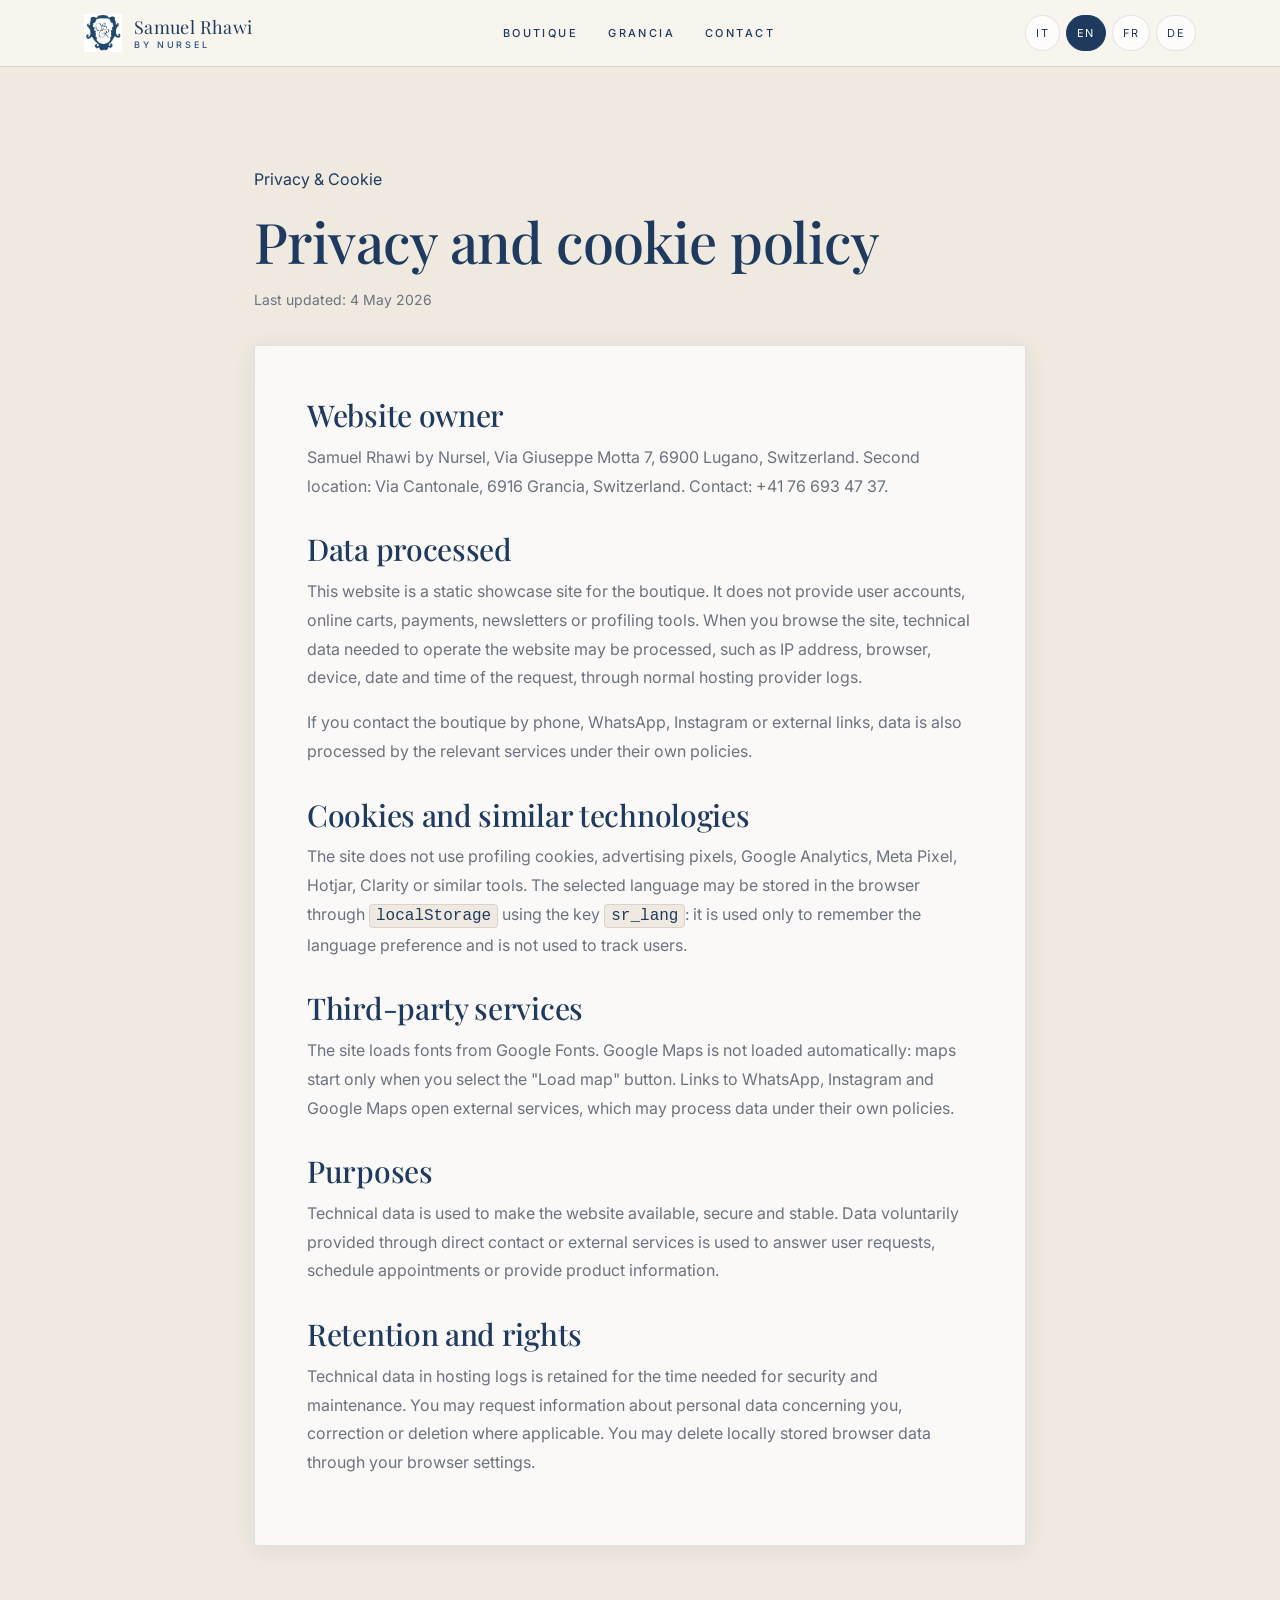
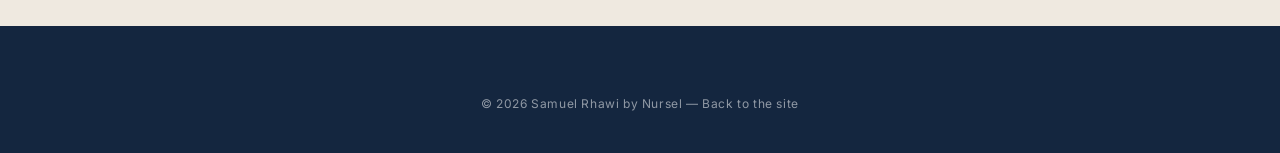
<file: privacy.html>
<!DOCTYPE html>
<html lang="it">
<head>
  <meta charset="UTF-8" />
  <meta name="viewport" content="width=device-width, initial-scale=1.0" />
  <title>Privacy &amp; Cookie Policy — Samuel Rhawi by Nursel</title>
  <meta name="description" content="Privacy e cookie policy del sito Samuel Rhawi by Nursel, boutique di pelletteria a Lugano e Grancia." />
  <meta name="robots" content="index, follow">
  <link rel="canonical" href="https://samuelrhawibynursel.com/privacy.html">

  <link rel="icon" href="/favicon.ico" sizes="any">
  <link rel="icon" type="image/png" sizes="32x32" href="/img/favicon-32.png">
  <link rel="preconnect" href="https://fonts.googleapis.com">
  <link rel="preconnect" href="https://fonts.gstatic.com" crossorigin>
  <link href="https://fonts.googleapis.com/css2?family=Cormorant+Garamond:ital,wght@0,300;0,400;0,500;0,600;0,700;1,400&family=Inter:wght@300;400;500;600&family=Playfair+Display:ital,wght@0,400;0,500;0,600;0,700;1,400&display=swap" rel="stylesheet">
  <link rel="stylesheet" href="styles.css" />
</head>
<body class="legal-body">
  <header class="nav is-scrolled">
    <div class="nav__inner">
      <a href="index.html" class="nav__brand" aria-label="Samuel Rhawi by Nursel">
        <img src="img/logo (abbreviato ma buona qualita).jpg.webp" alt="" class="nav__logo" />
        <span class="nav__brand-text">Samuel Rhawi<small>by Nursel</small></span>
      </a>
      <nav class="nav__links nav__links--legal">
        <a href="index.html" data-privacy-field="navBoutique">Boutique</a>
        <a href="grancia.html">Grancia</a>
        <a href="index.html#contact" data-privacy-field="navContact">Contatti</a>
      </nav>
      <div class="legal-lang" data-privacy-lang>
        <button type="button" data-lang="it">IT</button>
        <button type="button" data-lang="en">EN</button>
        <button type="button" data-lang="fr">FR</button>
        <button type="button" data-lang="de">DE</button>
      </div>
    </div>
  </header>

  <main class="legal-page">
    <section class="container legal-wrap">
      <p class="section__tag" data-privacy-field="kicker">Privacy &amp; Cookie</p>
      <h1 class="section__title" data-privacy-field="title">Informativa privacy e cookie</h1>
      <p class="legal-updated" data-privacy-field="updated">Ultimo aggiornamento: 4 maggio 2026</p>

      <article class="legal-card" id="privacyContent"></article>
    </section>
  </main>

  <footer class="footer">
    <div class="container">
      <div class="footer__grid">
        <p class="footer__copy">© <span id="year"></span> Samuel Rhawi by Nursel — <a href="index.html" data-privacy-field="backLink">Torna al sito</a></p>
      </div>
    </div>
  </footer>

  <script>
  (function () {
    const STORAGE_KEY = 'sr_lang';
    const fallback = 'it';
    const copy = {
      it: {
        title: 'Informativa privacy e cookie',
        updated: 'Ultimo aggiornamento: 4 maggio 2026',
        navBoutique: 'Boutique',
        navContact: 'Contatti',
        backLink: 'Torna al sito',
        meta: 'Privacy e cookie policy del sito Samuel Rhawi by Nursel, boutique di pelletteria a Lugano e Grancia.',
        sections: [
          ['Titolare del sito', ['Samuel Rhawi by Nursel, Via Giuseppe Motta 7, 6900 Lugano, Svizzera. Seconda sede: Via Cantonale, 6916 Grancia, Svizzera. Per contatti: <a href="tel:+41766934737">+41 76 693 47 37</a>.']],
          ['Dati trattati', ['Il sito e&apos; una vetrina statica della boutique. Non sono presenti account, carrelli, pagamenti online, newsletter o strumenti di profilazione. Durante la navigazione possono essere trattati dati tecnici necessari al funzionamento del sito, come indirizzo IP, browser, dispositivo, data e ora della richiesta, tramite i normali log del provider di hosting.', 'Se contatti la boutique via telefono, WhatsApp, Instagram o link esterni, i dati vengono trattati anche dai rispettivi servizi secondo le loro informative.']],
          ['Cookie e tecnologie simili', ['Il sito non usa cookie di profilazione, pixel pubblicitari, Google Analytics, Meta Pixel, Hotjar, Clarity o strumenti simili. La lingua scelta puo&apos; essere salvata nel browser tramite <code>localStorage</code> con la chiave <code>sr_lang</code>: serve solo a ricordare la preferenza linguistica e non viene usata per tracciare l&apos;utente.']],
          ['Servizi di terze parti', ['Il sito carica font da Google Fonts. Le mappe di Google Maps non vengono caricate automaticamente: partono solo quando selezioni il pulsante "Carica mappa". I link a WhatsApp, Instagram e Google Maps aprono servizi esterni, che possono trattare dati secondo le proprie policy.']],
          ['Finalita&apos;', ['I dati tecnici sono usati per rendere disponibile, sicuro e stabile il sito. I dati forniti volontariamente tramite contatto diretto o servizi esterni sono usati per rispondere alle richieste dell&apos;utente, fissare appuntamenti o fornire informazioni sui prodotti.']],
          ['Conservazione e diritti', ['I dati tecnici nei log del provider sono conservati per il tempo necessario a sicurezza e manutenzione. Puoi chiedere informazioni sui dati che ti riguardano, la rettifica o la cancellazione quando applicabile. Puoi cancellare i dati salvati localmente dal browser tramite le impostazioni del browser stesso.']]
        ]
      },
      en: {
        title: 'Privacy and cookie policy',
        updated: 'Last updated: 4 May 2026',
        navBoutique: 'Boutique',
        navContact: 'Contact',
        backLink: 'Back to the site',
        meta: 'Privacy and cookie policy for Samuel Rhawi by Nursel, leather boutique in Lugano and Grancia.',
        sections: [
          ['Website owner', ['Samuel Rhawi by Nursel, Via Giuseppe Motta 7, 6900 Lugano, Switzerland. Second location: Via Cantonale, 6916 Grancia, Switzerland. Contact: <a href="tel:+41766934737">+41 76 693 47 37</a>.']],
          ['Data processed', ['This website is a static showcase site for the boutique. It does not provide user accounts, online carts, payments, newsletters or profiling tools. When you browse the site, technical data needed to operate the website may be processed, such as IP address, browser, device, date and time of the request, through normal hosting provider logs.', 'If you contact the boutique by phone, WhatsApp, Instagram or external links, data is also processed by the relevant services under their own policies.']],
          ['Cookies and similar technologies', ['The site does not use profiling cookies, advertising pixels, Google Analytics, Meta Pixel, Hotjar, Clarity or similar tools. The selected language may be stored in the browser through <code>localStorage</code> using the key <code>sr_lang</code>: it is used only to remember the language preference and is not used to track users.']],
          ['Third-party services', ['The site loads fonts from Google Fonts. Google Maps is not loaded automatically: maps start only when you select the "Load map" button. Links to WhatsApp, Instagram and Google Maps open external services, which may process data under their own policies.']],
          ['Purposes', ['Technical data is used to make the website available, secure and stable. Data voluntarily provided through direct contact or external services is used to answer user requests, schedule appointments or provide product information.']],
          ['Retention and rights', ['Technical data in hosting logs is retained for the time needed for security and maintenance. You may request information about personal data concerning you, correction or deletion where applicable. You may delete locally stored browser data through your browser settings.']]
        ]
      },
      fr: {
        title: 'Politique de confidentialite et cookies',
        updated: 'Derniere mise a jour : 4 mai 2026',
        navBoutique: 'Boutique',
        navContact: 'Contact',
        backLink: 'Retour au site',
        meta: 'Politique de confidentialite et cookies de Samuel Rhawi by Nursel, boutique de maroquinerie a Lugano et Grancia.',
        sections: [
          ['Responsable du site', ['Samuel Rhawi by Nursel, Via Giuseppe Motta 7, 6900 Lugano, Suisse. Deuxieme adresse : Via Cantonale, 6916 Grancia, Suisse. Contact : <a href="tel:+41766934737">+41 76 693 47 37</a>.']],
          ['Donnees traitees', ['Ce site est un site vitrine statique pour la boutique. Il ne propose pas de comptes utilisateurs, paniers en ligne, paiements, newsletter ou outils de profilage. Lors de la navigation, des donnees techniques necessaires au fonctionnement du site peuvent etre traitees, comme l&apos;adresse IP, le navigateur, l&apos;appareil, la date et l&apos;heure de la requete, via les journaux habituels du fournisseur d&apos;hebergement.', 'Si vous contactez la boutique par telephone, WhatsApp, Instagram ou via des liens externes, les donnees sont egalement traitees par les services concernes selon leurs propres politiques.']],
          ['Cookies et technologies similaires', ['Le site n&apos;utilise pas de cookies de profilage, pixels publicitaires, Google Analytics, Meta Pixel, Hotjar, Clarity ou outils similaires. La langue choisie peut etre enregistree dans le navigateur via <code>localStorage</code> avec la cle <code>sr_lang</code> : elle sert uniquement a memoriser la preference linguistique et n&apos;est pas utilisee pour suivre l&apos;utilisateur.']],
          ['Services tiers', ['Le site charge des polices depuis Google Fonts. Google Maps n&apos;est pas charge automatiquement : les cartes demarrent uniquement lorsque vous selectionnez le bouton "Charger la carte". Les liens vers WhatsApp, Instagram et Google Maps ouvrent des services externes, qui peuvent traiter des donnees selon leurs propres politiques.']],
          ['Finalites', ['Les donnees techniques sont utilisees pour rendre le site disponible, securise et stable. Les donnees fournies volontairement via un contact direct ou des services externes sont utilisees pour repondre aux demandes, fixer des rendez-vous ou fournir des informations sur les produits.']],
          ['Conservation et droits', ['Les donnees techniques dans les journaux d&apos;hebergement sont conservees pendant la duree necessaire a la securite et a la maintenance. Vous pouvez demander des informations sur les donnees personnelles vous concernant, leur rectification ou leur suppression lorsque cela est applicable. Vous pouvez supprimer les donnees stockees localement via les parametres de votre navigateur.']]
        ]
      },
      de: {
        title: 'Datenschutz- und Cookie-Richtlinie',
        updated: 'Letzte Aktualisierung: 4. Mai 2026',
        navBoutique: 'Boutique',
        navContact: 'Kontakt',
        backLink: 'Zurueck zur Website',
        meta: 'Datenschutz- und Cookie-Richtlinie fuer Samuel Rhawi by Nursel, Lederboutique in Lugano und Grancia.',
        sections: [
          ['Betreiber der Website', ['Samuel Rhawi by Nursel, Via Giuseppe Motta 7, 6900 Lugano, Schweiz. Zweiter Standort: Via Cantonale, 6916 Grancia, Schweiz. Kontakt: <a href="tel:+41766934737">+41 76 693 47 37</a>.']],
          ['Verarbeitete Daten', ['Diese Website ist eine statische Praesenzseite der Boutique. Es gibt keine Benutzerkonten, Online-Warenkoerbe, Zahlungen, Newsletter oder Profiling-Tools. Beim Besuch der Website koennen technische Daten verarbeitet werden, die fuer den Betrieb erforderlich sind, z. B. IP-Adresse, Browser, Geraet, Datum und Uhrzeit der Anfrage, ueber die normalen Protokolle des Hosting-Anbieters.', 'Wenn du die Boutique per Telefon, WhatsApp, Instagram oder ueber externe Links kontaktierst, werden Daten auch von den jeweiligen Diensten nach deren eigenen Richtlinien verarbeitet.']],
          ['Cookies und aehnliche Technologien', ['Die Website verwendet keine Profiling-Cookies, Werbepixel, Google Analytics, Meta Pixel, Hotjar, Clarity oder aehnliche Tools. Die gewaehlte Sprache kann im Browser ueber <code>localStorage</code> mit dem Schluessel <code>sr_lang</code> gespeichert werden: Sie dient nur dazu, die Sprachpraeferenz zu merken, und wird nicht zur Nachverfolgung verwendet.']],
          ['Dienste von Dritten', ['Die Website laedt Schriftarten von Google Fonts. Google Maps wird nicht automatisch geladen: Karten starten erst, wenn du die Schaltflaeche "Karte laden" auswaehlst. Links zu WhatsApp, Instagram und Google Maps oeffnen externe Dienste, die Daten nach ihren eigenen Richtlinien verarbeiten koennen.']],
          ['Zwecke', ['Technische Daten werden verwendet, um die Website verfuegbar, sicher und stabil bereitzustellen. Daten, die freiwillig ueber direkten Kontakt oder externe Dienste angegeben werden, werden verwendet, um Anfragen zu beantworten, Termine zu vereinbaren oder Produktinformationen bereitzustellen.']],
          ['Aufbewahrung und Rechte', ['Technische Daten in Hosting-Protokollen werden so lange aufbewahrt, wie es fuer Sicherheit und Wartung erforderlich ist. Du kannst Auskunft ueber dich betreffende personenbezogene Daten sowie Berichtigung oder Loeschung verlangen, soweit dies anwendbar ist. Lokal gespeicherte Browserdaten kannst du ueber die Browsereinstellungen loeschen.']]
        ]
      }
    };

    function render(lang) {
      const data = copy[lang] || copy[fallback];
      document.documentElement.lang = lang;
      const meta = document.querySelector('meta[name="description"]');
      if (meta) meta.setAttribute('content', data.meta);
      document.querySelector('[data-privacy-field="title"]').textContent = data.title;
      document.querySelector('[data-privacy-field="updated"]').textContent = data.updated;
      document.querySelector('[data-privacy-field="navBoutique"]').textContent = data.navBoutique;
      document.querySelector('[data-privacy-field="navContact"]').textContent = data.navContact;
      document.querySelector('[data-privacy-field="backLink"]').textContent = data.backLink;
      document.getElementById('privacyContent').innerHTML = data.sections.map(section => {
        return '<h2>' + section[0] + '</h2>' + section[1].map(p => '<p>' + p + '</p>').join('');
      }).join('');
      document.querySelectorAll('[data-privacy-lang] button').forEach(button => {
        button.classList.toggle('is-active', button.dataset.lang === lang);
      });
      try { localStorage.setItem(STORAGE_KEY, lang); } catch (e) {}
    }

    let initial = fallback;
    try {
      const stored = localStorage.getItem(STORAGE_KEY);
      if (stored && copy[stored]) initial = stored;
    } catch (e) {}
    if (initial === fallback) {
      const browser = (navigator.language || fallback).slice(0, 2).toLowerCase();
      if (copy[browser]) initial = browser;
    }
    document.querySelectorAll('[data-privacy-lang] button').forEach(button => {
      button.addEventListener('click', () => render(button.dataset.lang));
    });
    render(initial);
  })();
  </script>
  <script src="script.js"></script>
</body>
</html>
</file>
<file: styles.css>
/* =========================================================
   SAMUEL RHAWI BY NURSEL — Boutique Lugano
   Palette: navy #1e3a5f · ivory #f8f5f0 · white · gold #b89968
   ========================================================= */

/* =========================================================
   ⚙️  ANCHOR OFFSETS — DESKTOP
   Personalizza qui per ogni sezione (schermi > 860px).
   Aumenta il valore per far iniziare la sezione PIÙ IN BASSO
   (lasciando più spazio sopra). Diminuiscilo per farla più
   vicino al bordo/navbar. Funziona sia con click sui link
   sia con URL diretti (#hash).
   ========================================================= */
:root {
  --offset-default: 90px; /* fallback */

  --offset-hero:       0px;   /* nessun offset, è la prima */
  --offset-about:      -70px;
  --offset-nursel:     0px;
  --offset-collection: -70px;
  --offset-boutique:   -40px;
  --offset-press:      -20px;
  --offset-reviews:    0px;
  --offset-contact:    -50px;
}

/* =========================================================
   📱  ANCHOR OFFSETS — MOBILE (≤ 860px)
   Personalizza qui i valori SOLO per mobile/tablet piccolo.
   Su mobile la navbar e i titoli hanno proporzioni diverse,
   quindi spesso servono valori differenti dal desktop.
   ========================================================= */
@media (max-width: 860px) {
  :root {
    --offset-default: 80px; /* fallback mobile */

    --offset-hero:       0px;
    --offset-about:      0px;
    --offset-nursel:     0px;
    --offset-collection: 0px;
    --offset-boutique:   0px;
    --offset-press:      0px;
    --offset-reviews:    0px;
    --offset-contact:    0px;
  }
}

/* =========================================================
   📱  ANCHOR OFFSETS — MOBILE PICCOLO (≤ 520px)
   Override extra per smartphone stretti, se servono.
   ========================================================= */
@media (max-width: 520px) {
  :root {
    --offset-default: 70px;

    --offset-hero:       0px;
    --offset-about:      0px;
    --offset-nursel:     0px;
    --offset-collection: 0px;
    --offset-boutique:   0px;
    --offset-press:      0px;
    --offset-reviews:    0px;
    --offset-contact:    0px;
  }
}

#hero       { scroll-margin-top: var(--offset-hero); }
#about      { scroll-margin-top: var(--offset-about); }
#nursel     { scroll-margin-top: var(--offset-nursel); }
#collection { scroll-margin-top: var(--offset-collection); }
#boutique   { scroll-margin-top: var(--offset-boutique); }
#press      { scroll-margin-top: var(--offset-press); }
#reviews    { scroll-margin-top: var(--offset-reviews); }
#contact    { scroll-margin-top: var(--offset-contact); }

/* fallback per qualsiasi altra sezione con id */
section[id] { scroll-margin-top: var(--offset-default); }


:root {
  --navy: #1e3a5f;
  --navy-deep: #14263f;
  --navy-soft: #2d4f7a;
  --blue-light: #6b8caf;
  --ivory: #f8f5f0;
  --bone: #efe9e0;
  --white: #ffffff;
  --gold: #b89968;
  --gold-soft: #d4b88a;
  --text: #1a2638;
  --muted: #6b7280;
  --line: rgba(30, 58, 95, 0.12);

  --serif: "Playfair Display", "Cormorant Garamond", Georgia, serif;
  --serif-alt: "Cormorant Garamond", Georgia, serif;
  --sans: "Inter", -apple-system, BlinkMacSystemFont, "Segoe UI", sans-serif;

  --container: 1240px;
  --gutter: clamp(20px, 5vw, 64px);

  --radius: 2px;
  --shadow-sm: 0 4px 24px rgba(20, 38, 63, 0.08);
  --shadow-md: 0 12px 48px rgba(20, 38, 63, 0.14);
  --shadow-lg: 0 24px 72px rgba(20, 38, 63, 0.18);

  --ease: cubic-bezier(0.22, 1, 0.36, 1);
  --ease-out: cubic-bezier(0.16, 1, 0.3, 1);
}

/* ---------- RESET ---------- */
*, *::before, *::after { box-sizing: border-box; }
html {
  scroll-behavior: smooth;
  -webkit-text-size-adjust: 100%;
  scrollbar-width: none;        /* Firefox */
  -ms-overflow-style: none;     /* IE/Edge legacy */
}
html::-webkit-scrollbar { width: 0; height: 0; display: none; } /* Chrome/Safari/Edge */
body {
  margin: 0;
  font-family: var(--sans);
  font-size: 16px;
  line-height: 1.7;
  color: var(--text);
  background: var(--ivory);
  -webkit-font-smoothing: antialiased;
  -moz-osx-font-smoothing: grayscale;
  overflow-x: hidden;
  scrollbar-width: none;
  -ms-overflow-style: none;
}
body::-webkit-scrollbar { width: 0; height: 0; display: none; }

/* Lock totale scroll durante preloader/menu mobile (cross-device incl. iOS) */
html.no-scroll,
body.no-scroll {
  overflow: hidden !important;
  height: 100%;
  width: 100%;
  position: fixed;
  top: 0; left: 0; right: 0;
  touch-action: none;
  overscroll-behavior: none;
}

/* nascondi scrollbar anche per eventuali contenitori interni */
*::-webkit-scrollbar { width: 0; height: 0; display: none; }
* { scrollbar-width: none; -ms-overflow-style: none; }

img { max-width: 100%; display: block; }
a { color: inherit; text-decoration: none; transition: color .25s var(--ease); }
button { font: inherit; cursor: pointer; border: none; background: none; color: inherit; }
ul { list-style: none; padding: 0; margin: 0; }
blockquote { margin: 0; }

h1, h2, h3, h4 { font-family: var(--serif); font-weight: 500; letter-spacing: -0.01em; line-height: 1.15; margin: 0; }

::selection { background: var(--navy); color: var(--ivory); }

.container {
  max-width: var(--container);
  margin: 0 auto;
  padding: 0 var(--gutter);
}

/* ---------- BUTTONS ---------- */
.btn {
  display: inline-flex; align-items: center; justify-content: center;
  padding: 14px 32px;
  font-family: var(--sans);
  font-size: 12px;
  font-weight: 500;
  letter-spacing: 0.18em;
  text-transform: uppercase;
  border: 1px solid var(--navy);
  border-radius: var(--radius);
  transition: all .35s var(--ease);
  cursor: pointer;
  white-space: nowrap;
}
.btn--solid {
  background: var(--navy);
  color: var(--ivory);
}
.btn--solid:hover {
  background: var(--navy-deep);
  transform: translateY(-1px);
  box-shadow: var(--shadow-md);
}
.btn--ghost {
  background: transparent;
  color: var(--white);
  border-color: rgba(255,255,255,0.7);
}
.btn--ghost:hover {
  background: var(--white);
  color: var(--navy);
}

/* ---------- PRELOADER (cinematic) ---------- */
.preloader {
  position: fixed; inset: 0;
  z-index: 9999;
  pointer-events: auto;       /* blocca interazioni col contenuto sotto */
  touch-action: none;          /* blocca scroll touch su iOS/Android */
  overscroll-behavior: contain;
  visibility: visible;
  transition: visibility 0s linear 1.6s;
}
.preloader.is-hidden { visibility: hidden; pointer-events: none; }

/* tendone: due metà che si aprono per rivelare il sito */
.preloader__curtain {
  position: absolute; left: 0; right: 0;
  height: 51%;
  background: var(--navy-deep);
  transition: transform 1.4s cubic-bezier(0.86, 0, 0.07, 1);
  z-index: 1;
}
.preloader__curtain--top { top: 0; }
.preloader__curtain--bot { bottom: 0; }
.preloader.is-hidden .preloader__curtain--top { transform: translateY(-100%); }
.preloader.is-hidden .preloader__curtain--bot { transform: translateY(100%); }

/* sottile linea oro al centro che si chiude prima dell'apertura */
.preloader__curtain--top::after,
.preloader__curtain--bot::after {
  content: '';
  position: absolute;
  left: 50%;
  width: 0;
  height: 1px;
  background: var(--gold-soft);
  transform: translateX(-50%);
  opacity: 0;
}
.preloader__curtain--top::after { bottom: 0; }
.preloader__curtain--bot::after { top: 0; }

.preloader__inner {
  position: absolute; inset: 0;
  z-index: 2;
  display: flex; flex-direction: column;
  align-items: center; justify-content: center;
  gap: 28px;
  transition: opacity .5s ease, transform .9s var(--ease);
}
.preloader.is-hidden .preloader__inner {
  opacity: 0;
  transform: scale(1.04);
}

.preloader__logo {
  width: 120px; height: 120px;
  background: var(--white);
  padding: 6px;
  object-fit: contain;
  opacity: 0;
  transform: scale(0.5) rotate(-14deg);
  box-shadow: 0 20px 60px rgba(0,0,0,0.35);
  animation: pl-logoIn 1.4s var(--ease-out) .35s forwards;
}
@keyframes pl-logoIn {
  60% { opacity: 1; transform: scale(1.06) rotate(2deg); }
  to  { opacity: 1; transform: scale(1) rotate(0deg); }
}

.preloader__title {
  display: flex;
  gap: 0.32em;
  margin: 0;
  font-family: var(--serif);
  font-weight: 400;
  font-size: clamp(36px, 6vw, 70px);
  color: var(--white);
  letter-spacing: 0.01em;
  line-height: 1;
}
.preloader__word {
  display: inline-block;
  overflow: hidden;
  padding: 0 .04em;
}
.preloader__word > span {
  display: inline-block;
  transform: translateY(110%);
  opacity: 0;
  animation: pl-wordUp 1s var(--ease-out) forwards;
}
.preloader__word:nth-child(1) > span { animation-delay: 1.05s; }
.preloader__word:nth-child(2) > span { animation-delay: 1.25s; }
@keyframes pl-wordUp {
  to { transform: translateY(0); opacity: 1; }
}

.preloader__line {
  width: 0;
  height: 1px;
  background: linear-gradient(90deg, transparent, var(--gold-soft) 20%, var(--gold) 50%, var(--gold-soft) 80%, transparent);
  margin-top: 6px;
  animation: pl-lineDraw 1.1s var(--ease) 1.9s forwards;
}
@keyframes pl-lineDraw {
  to { width: 240px; }
}

.preloader__sub {
  font-family: var(--serif-alt);
  font-style: italic;
  font-size: clamp(14px, 1.6vw, 18px);
  font-weight: 400;
  color: var(--gold-soft);
  letter-spacing: 0.5em;
  text-transform: uppercase;
  opacity: 0;
  transform: translateY(8px);
  animation: pl-subIn 1.1s var(--ease-out) 2.4s forwards;
  padding-left: 0.5em;
}
@keyframes pl-subIn {
  to { opacity: 1; transform: translateY(0); }
}

/* ---------- NAVBAR ---------- */
.nav {
  position: fixed; top: 0; left: 0; right: 0;
  z-index: 100;
  padding: 22px 0;
  transition: all .4s var(--ease);
}
.nav.is-scrolled {
  background: rgba(248, 245, 240, 0.96);
  backdrop-filter: saturate(140%) blur(14px);
  -webkit-backdrop-filter: saturate(140%) blur(14px);
  padding: 14px 0;
  box-shadow: 0 1px 0 var(--line);
}
.nav__inner {
  max-width: var(--container);
  margin: 0 auto; padding: 0 var(--gutter);
  display: flex; align-items: center; justify-content: space-between;
  gap: 24px;
}
.nav__brand { display: flex; align-items: center; gap: 12px; }
.nav__logo {
  width: 44px; height: 44px;
  background: var(--white);
  padding: 3px;
  object-fit: contain;
  box-shadow: 0 2px 10px rgba(0,0,0,0.12);
  transition: width .4s var(--ease), height .4s var(--ease), box-shadow .4s var(--ease);
}
.nav.is-scrolled .nav__logo {
  width: 38px; height: 38px;
  box-shadow: none;
  background: transparent;
  padding: 0;
}
.nav__brand-text {
  display: flex; flex-direction: column;
  font-family: var(--serif);
  font-size: 18px;
  color: var(--navy);
  line-height: 1;
  letter-spacing: 0.02em;
}
.nav__brand-text small {
  font-family: var(--sans);
  font-size: 9px;
  font-weight: 500;
  letter-spacing: 0.32em;
  text-transform: uppercase;
  color: var(--navy-soft);
  margin-top: 4px;
}
.nav__brand:hover .nav__logo { transform: rotate(-6deg) scale(1.06); }

/* hero state: light text */
.nav:not(.is-scrolled) .nav__brand-text,
.nav:not(.is-scrolled) .nav__links a,
.nav:not(.is-scrolled) .lang__current { color: var(--white); }
.nav:not(.is-scrolled) .nav__brand-text small { color: rgba(255,255,255,0.8); }

.nav__links { display: flex; gap: 30px; }
.nav__links a {
  font-size: 11px;
  font-weight: 500;
  letter-spacing: 0.22em;
  text-transform: uppercase;
  color: var(--navy);
  position: relative;
  padding: 6px 0;
}
.nav__links a::after {
  content: ''; position: absolute; left: 0; bottom: 0;
  width: 100%; height: 1px;
  background: currentColor;
  transform: scaleX(0); transform-origin: right;
  transition: transform .4s var(--ease);
}
.nav__links a:hover::after { transform: scaleX(1); transform-origin: left; }

.nav__right { display: flex; align-items: center; gap: 16px; }

/* lang switcher */
.lang { position: relative; }
.lang__current {
  display: flex; align-items: center; gap: 6px;
  padding: 8px 12px;
  font-size: 11px; font-weight: 600;
  letter-spacing: 0.18em;
  color: var(--navy);
  border: 1px solid currentColor;
  border-radius: var(--radius);
  transition: all .3s var(--ease);
}
.nav:not(.is-scrolled) .lang__current { border-color: rgba(255,255,255,0.55); }
.lang__current:hover { background: var(--navy); color: var(--ivory) !important; border-color: var(--navy); }
.lang__menu {
  position: absolute; top: calc(100% + 8px); right: 0;
  background: var(--white);
  box-shadow: var(--shadow-md);
  border-radius: var(--radius);
  min-width: 140px;
  padding: 6px;
  opacity: 0; visibility: hidden;
  transform: translateY(-6px);
  transition: all .3s var(--ease);
  z-index: 5;
}
.lang.is-open .lang__menu { opacity: 1; visibility: visible; transform: translateY(0); }
.lang__menu button {
  display: block; width: 100%; text-align: left;
  padding: 10px 14px;
  font-size: 13px;
  color: var(--navy);
  border-radius: var(--radius);
  transition: background .2s;
}
.lang__menu button:hover, .lang__menu button.is-active { background: var(--ivory); }

/* burger */
.nav__burger {
  display: none;
  width: 36px; height: 36px;
  flex-direction: column; justify-content: center; align-items: center;
  gap: 5px;
}
.nav__burger span {
  width: 22px; height: 1.5px;
  background: var(--navy);
  transition: all .3s var(--ease);
}
.nav:not(.is-scrolled) .nav__burger span { background: var(--white); }
.nav__burger.is-open span:nth-child(1) { transform: translateY(6.5px) rotate(45deg); }
.nav__burger.is-open span:nth-child(2) { opacity: 0; }
.nav__burger.is-open span:nth-child(3) { transform: translateY(-6.5px) rotate(-45deg); }

/* Quando il drawer mobile è aperto (sfondo ivory), forza colori scuri
   sul burger (X di chiusura) e sul selettore lingua per leggibilità. */
.nav.is-menu-open .nav__burger span { background: var(--navy) !important; }
.nav.is-menu-open .lang__current {
  color: var(--navy) !important;
  border-color: rgba(30, 58, 95, 0.4) !important;
}

/* ---------- HERO ---------- */
.hero {
  position: relative;
  min-height: 100vh;
  display: flex; align-items: center; justify-content: center;
  color: var(--white);
  overflow: hidden;
}
.hero__bg { position: absolute; inset: 0; z-index: 0; }
.hero__img {
  position: absolute; inset: 0;
  width: 100%; height: 100%;
  object-fit: cover; object-position: center top;
  opacity: 0;
  transform: scale(1.08);
  transition: opacity 1.6s var(--ease), transform 8s linear;
}
.hero__img.is-active {
  opacity: 1;
  transform: scale(1);
}
.hero__overlay {
  position: absolute; inset: 0; z-index: 1;
  background:
    linear-gradient(180deg, rgba(20,38,63,0.55) 0%, rgba(20,38,63,0.35) 40%, rgba(20,38,63,0.7) 100%),
    radial-gradient(ellipse at center, transparent 0%, rgba(20,38,63,0.45) 100%);
}

.hero__content {
  position: relative; z-index: 2;
  text-align: center;
  padding: 0 var(--gutter);
  max-width: 900px;
  animation: heroIn 1.4s var(--ease-out) both;
}
@keyframes heroIn {
  from { opacity: 0; transform: translateY(28px); }
  to   { opacity: 1; transform: translateY(0); }
}

.hero__eyebrow {
  font-size: 11px;
  letter-spacing: 0.5em;
  text-transform: uppercase;
  font-weight: 500;
  color: var(--gold-soft);
  margin-bottom: 28px;
  opacity: 0;
  animation: fadeUp 1s var(--ease-out) .3s forwards;
}
.hero__title {
  font-family: var(--serif);
  font-weight: 400;
  font-size: clamp(48px, 9vw, 124px);
  line-height: 0.95;
  letter-spacing: -0.02em;
  margin-bottom: 24px;
}
.hero__title-line {
  display: block;
  opacity: 0;
  animation: fadeUp 1.2s var(--ease-out) .5s forwards;
}
.hero__title-sub {
  display: block;
  font-style: italic;
  font-size: 0.42em;
  color: var(--gold-soft);
  margin-top: 18px;
  letter-spacing: 0.04em;
  opacity: 0;
  animation: fadeUp 1.2s var(--ease-out) .8s forwards;
}
.hero__tagline {
  font-family: var(--serif-alt);
  font-size: clamp(18px, 2vw, 22px);
  font-weight: 300;
  font-style: italic;
  letter-spacing: 0.02em;
  margin: 32px auto 44px;
  max-width: 580px;
  opacity: 0;
  animation: fadeUp 1.2s var(--ease-out) 1s forwards;
}
.hero__cta {
  display: flex; gap: 16px; justify-content: center; flex-wrap: wrap;
  opacity: 0;
  animation: fadeUp 1.2s var(--ease-out) 1.2s forwards;
}
@keyframes fadeUp {
  from { opacity: 0; transform: translateY(20px); }
  to   { opacity: 1; transform: translateY(0); }
}

.hero__scroll {
  position: absolute; bottom: 32px; left: 50%; transform: translateX(-50%);
  width: 1px; height: 60px;
  z-index: 2;
}
.hero__scroll span {
  position: absolute; top: 0; left: 0;
  width: 100%; height: 30%;
  background: var(--white);
  animation: scrollLine 2.4s var(--ease) infinite;
}
@keyframes scrollLine {
  0% { top: -30%; height: 30%; }
  60%, 100% { top: 100%; height: 0; }
}

/* ---------- SECTION SHARED ---------- */
.section { padding: clamp(80px, 12vw, 160px) 0; }
.section__head { margin-bottom: clamp(48px, 6vw, 80px); }
.section__head--center { text-align: center; max-width: 760px; margin-left: auto; margin-right: auto; }
.section__eyebrow {
  display: inline-block;
  font-size: 11px;
  font-weight: 500;
  letter-spacing: 0.4em;
  text-transform: uppercase;
  color: var(--gold);
  margin-bottom: 20px;
  position: relative;
  padding-left: 36px;
}
.section__eyebrow::before {
  content: ''; position: absolute; left: 0; top: 50%;
  width: 24px; height: 1px;
  background: var(--gold);
}
.section__head--center .section__eyebrow { padding-left: 0; }
.section__head--center .section__eyebrow::before { display: none; }
.section__title {
  font-size: clamp(32px, 5vw, 56px);
  color: var(--navy);
  margin-bottom: 24px;
}
.section__lead {
  font-family: var(--serif-alt);
  font-size: clamp(17px, 1.8vw, 21px);
  font-weight: 400;
  font-style: italic;
  color: var(--navy-soft);
  max-width: 640px;
  margin: 0 auto;
  line-height: 1.5;
}

/* ---------- ABOUT ---------- */
.section--about { background: var(--ivory); }
.about__grid {
  display: grid;
  grid-template-columns: 1.05fr 1fr;
  gap: clamp(40px, 6vw, 100px);
  align-items: center;
}
.about__text p {
  font-size: 17px;
  margin: 0 0 20px;
  color: var(--text);
}
.about__text strong { color: var(--navy); font-weight: 600; }
.about__media { position: relative; }
.about__media img {
  width: 100%;
  aspect-ratio: 4/5;
  object-fit: cover;
  border-radius: var(--radius);
  box-shadow: var(--shadow-md);
}
.about__badge {
  position: absolute;
  bottom: -32px; left: -32px;
  background: var(--navy);
  color: var(--ivory);
  padding: 24px 28px;
  border-radius: var(--radius);
  display: flex; flex-direction: column; gap: 4px;
  box-shadow: var(--shadow-lg);
}
.about__badge-num {
  font-family: var(--serif);
  font-size: 36px;
  line-height: 1;
  color: var(--gold-soft);
}
.about__badge-text {
  font-size: 11px;
  letter-spacing: 0.16em;
  text-transform: uppercase;
}

/* ---------- NURSEL ---------- */
.section--nursel {
  background: linear-gradient(180deg, var(--ivory) 0%, var(--bone) 100%);
}
.nursel__grid {
  display: grid;
  grid-template-columns: 1fr 1.1fr;
  gap: clamp(40px, 6vw, 100px);
  align-items: center;
}
.nursel__media img {
  width: 100%;
  aspect-ratio: 4/5;
  object-fit: cover;
  object-position: center top;
  border-radius: var(--radius);
  box-shadow: var(--shadow-md);
}
.nursel__lead {
  font-family: var(--serif-alt);
  font-size: clamp(20px, 2.2vw, 26px);
  font-style: italic;
  font-weight: 400;
  color: var(--navy);
  line-height: 1.45;
  margin: 24px 0 32px;
  padding-left: 24px;
  border-left: 2px solid var(--gold);
}
.nursel__text p {
  font-size: 16px;
  color: var(--text);
  margin: 0 0 16px;
}

/* ---------- QUOTE ---------- */
.quote {
  background: var(--navy);
  color: var(--ivory);
  text-align: center;
  padding: clamp(80px, 12vw, 140px) 0;
  position: relative;
  overflow: hidden;
}
.quote::before, .quote::after {
  content: '"';
  position: absolute;
  font-family: var(--serif);
  font-size: 320px;
  color: rgba(255,255,255,0.05);
  line-height: 0.8;
  pointer-events: none;
}
.quote::before { top: 40px; left: 8%; }
.quote::after { bottom: -80px; right: 8%; transform: rotate(180deg); }
.quote__text {
  font-family: var(--serif);
  font-size: clamp(22px, 3.2vw, 36px);
  font-weight: 400;
  font-style: italic;
  line-height: 1.4;
  max-width: 920px;
  margin: 0 auto 24px;
  letter-spacing: 0.005em;
}
.quote__cite {
  display: inline-block;
  font-style: normal;
  font-size: 12px;
  letter-spacing: 0.32em;
  text-transform: uppercase;
  color: var(--gold-soft);
}

/* ---------- COLLECTION / GALLERY ---------- */
.section--collection { background: var(--ivory); }
.gallery {
  display: grid;
  grid-template-columns: repeat(4, 1fr);
  grid-auto-rows: 280px;
  grid-auto-flow: row dense;
  gap: 14px;
}
.gallery__item {
  position: relative;
  overflow: hidden;
  border-radius: var(--radius);
  background: var(--bone);
  cursor: pointer;
}
.gallery__item--tall { grid-row: span 2; }
.gallery__item img {
  width: 100%; height: 100%;
  object-fit: cover;
  transition: transform 1.2s var(--ease);
}
.gallery__item::after {
  content: '';
  position: absolute; inset: 0;
  background: linear-gradient(180deg, transparent 50%, rgba(20,38,63,0.45) 100%);
  opacity: 0;
  transition: opacity .4s var(--ease);
}
.gallery__item:hover img { transform: scale(1.06); }
.gallery__item:hover::after { opacity: 1; }
.gallery__cap {
  position: absolute; bottom: 18px; left: 20px;
  z-index: 2;
  color: var(--white);
  font-family: var(--serif);
  font-size: 18px;
  font-style: italic;
  opacity: 0;
  transform: translateY(10px);
  transition: all .4s var(--ease);
}
.gallery__item:hover .gallery__cap { opacity: 1; transform: translateY(0); }

.collection__note {
  margin-top: 56px;
  text-align: center;
  font-family: var(--serif-alt);
  font-size: 18px;
  font-style: italic;
  color: var(--navy-soft);
  max-width: 720px;
  margin-left: auto; margin-right: auto;
}

/* ---------- BOUTIQUE ---------- */
.section--boutique { background: var(--white); }
.boutique__grid {
  display: grid;
  grid-template-columns: 1fr 1.05fr;
  gap: clamp(40px, 6vw, 100px);
  align-items: center;
}
.boutique__text p {
  font-size: 16px;
  margin: 0 0 18px;
}
.boutique__features {
  margin-top: 36px;
  display: flex; flex-direction: column;
  gap: 22px;
}
.feature {
  display: flex; gap: 18px;
  align-items: flex-start;
  padding-top: 22px;
  border-top: 1px solid var(--line);
}
.feature__icon {
  width: 44px; height: 44px;
  flex-shrink: 0;
  display: grid; place-items: center;
  color: var(--navy);
  background: var(--ivory);
  border-radius: 50%;
}
.feature__icon svg { width: 22px; height: 22px; }
.feature h4 {
  font-family: var(--sans);
  font-size: 14px;
  font-weight: 600;
  letter-spacing: 0.08em;
  text-transform: uppercase;
  color: var(--navy);
  margin: 0 0 6px;
}
.feature p {
  font-size: 14px;
  color: var(--muted);
  margin: 0;
  line-height: 1.55;
}

.boutique__media { display: grid; gap: 12px; }
.boutique__media > img {
  width: 100%;
  aspect-ratio: 16/10;
  object-fit: cover;
  border-radius: var(--radius);
  box-shadow: var(--shadow-md);
}
.boutique__media-grid {
  display: grid;
  grid-template-columns: 1fr 1fr;
  gap: 12px;
}
.boutique__media-grid img {
  width: 100%;
  aspect-ratio: 4/3;
  object-fit: cover;
  border-radius: var(--radius);
  box-shadow: var(--shadow-sm);
}

/* ---------- COMING SOON ---------- */
.coming {
  background: var(--navy);
  color: var(--ivory);
  padding: clamp(60px, 8vw, 100px) 0;
  text-align: center;
  position: relative;
  overflow: hidden;
}
.coming::before, .coming::after {
  content: '';
  position: absolute; top: 50%; transform: translateY(-50%);
  width: clamp(60px, 12vw, 180px); height: 1px;
  background: linear-gradient(90deg, transparent, var(--gold-soft), transparent);
}
.coming::before { left: 5%; }
.coming::after { right: 5%; }
.coming__inner { max-width: 760px; margin: 0 auto; padding: 0 var(--gutter); }
.coming__tag {
  display: inline-block;
  font-size: 10px;
  letter-spacing: 0.5em;
  text-transform: uppercase;
  color: var(--gold-soft);
  border: 1px solid var(--gold-soft);
  padding: 8px 18px;
  margin-bottom: 22px;
  border-radius: 100px;
}
.coming__title {
  font-size: clamp(26px, 3.5vw, 40px);
  margin-bottom: 14px;
  color: var(--white);
}
.coming__text {
  font-family: var(--serif-alt);
  font-style: italic;
  font-size: 18px;
  color: rgba(255,255,255,0.85);
  margin: 0;
}

/* ---------- PRESS ---------- */
.section--press { background: var(--bone); }
.press__grid {
  display: grid;
  grid-template-columns: 1fr 1fr;
  gap: clamp(40px, 6vw, 80px);
  align-items: center;
}
.press__media img {
  width: 100%;
  aspect-ratio: 4/5;
  object-fit: cover;
  object-position: top;
  border-radius: var(--radius);
  box-shadow: var(--shadow-md);
}
.press__source {
  font-size: 12px;
  letter-spacing: 0.22em;
  text-transform: uppercase;
  color: var(--gold);
  font-weight: 600;
  margin: 0 0 24px;
}
.press__text p { font-size: 16px; margin: 0 0 28px; }

/* ---------- REVIEWS ---------- */
.section--reviews { background: var(--ivory); }
.reviews__stars {
  display: flex; justify-content: center; gap: 6px;
  font-size: 22px;
  color: var(--gold);
  margin: 12px 0 8px;
  letter-spacing: 0.08em;
}
.reviews__rating {
  font-size: 12px;
  letter-spacing: 0.22em;
  text-transform: uppercase;
  color: var(--navy-soft);
  font-weight: 500;
  margin: 0;
}
.reviews__grid {
  display: grid;
  grid-template-columns: repeat(6, 1fr);
  gap: 24px;
  margin-top: 24px;
}
.reviews__grid .review { grid-column: span 2; }
.reviews__grid .review:nth-child(4) { grid-column: 2 / span 2; }
.reviews__grid .review:nth-child(5) { grid-column: 4 / span 2; }
.review {
  background: var(--white);
  padding: 36px 32px;
  border-radius: var(--radius);
  border: 1px solid var(--line);
  margin: 0;
  display: flex; flex-direction: column;
  gap: 18px;
  transition: transform .4s var(--ease), box-shadow .4s var(--ease);
}
.review:hover { transform: translateY(-4px); box-shadow: var(--shadow-md); }
.review__stars { color: var(--gold); letter-spacing: 0.1em; font-size: 16px; }
.review blockquote {
  font-family: var(--serif-alt);
  font-size: 19px;
  font-style: italic;
  line-height: 1.5;
  color: var(--navy);
  flex: 1;
}
.review figcaption {
  font-size: 11px;
  letter-spacing: 0.22em;
  text-transform: uppercase;
  color: var(--muted);
  font-weight: 500;
}

/* ---------- CONTACT ---------- */
.section--contact { background: var(--white); }
.contact__grid {
  display: grid;
  grid-template-columns: 1fr 1.2fr;
  gap: 60px;
  margin-top: 32px;
}
.contact__info { display: flex; flex-direction: column; gap: 36px; }
.contact__row h4 {
  font-family: var(--sans);
  font-size: 11px;
  font-weight: 600;
  letter-spacing: 0.32em;
  text-transform: uppercase;
  color: var(--gold);
  margin: 0 0 10px;
}
.contact__row p {
  font-family: var(--serif);
  font-size: 20px;
  color: var(--navy);
  margin: 0 0 8px;
  line-height: 1.4;
}
.contact__row a {
  color: var(--navy);
  font-size: 13px;
  letter-spacing: 0.06em;
  border-bottom: 1px solid currentColor;
  padding-bottom: 1px;
}
.contact__row a:hover { color: var(--gold); }
.contact__wa {
  display: inline-flex; align-items: center; gap: 8px;
  margin-top: 10px;
  border-bottom: none !important;
  color: #25D366 !important;
  font-weight: 500;
}
.contact__wa span { border-bottom: 1px solid currentColor; padding-bottom: 1px; }
.contact__social {
  display: inline-flex; align-items: center; gap: 10px;
  border-bottom: none !important;
}
.contact__social span { border-bottom: 1px solid currentColor; padding-bottom: 1px; }

.hours {
  display: flex; flex-direction: column;
  gap: 6px;
  margin-top: 6px;
}
.hours li {
  display: flex; justify-content: space-between;
  font-size: 14px;
  color: var(--text);
  padding: 4px 0;
  border-bottom: 1px dotted var(--line);
}
.hours li > span:first-child {
  font-weight: 500;
  color: var(--navy);
}

.contact__map {
  border-radius: var(--radius);
  overflow: hidden;
  box-shadow: var(--shadow-md);
  min-height: 460px;
}
.contact__map iframe { width: 100%; height: 100%; min-height: 460px; border: 0; filter: grayscale(0.2) contrast(1.05); }
.map-consent {
  min-height: 460px;
  height: 100%;
  display: flex;
  align-items: center;
  justify-content: center;
  padding: clamp(24px, 5vw, 48px);
  text-align: center;
  background:
    linear-gradient(rgba(20, 38, 63, .82), rgba(20, 38, 63, .82)),
    radial-gradient(circle at 30% 20%, rgba(212, 184, 138, .3), transparent 42%),
    var(--navy-deep);
  color: rgba(255,255,255,.82);
}
.map-consent iframe {
  width: 100%;
  min-height: 460px;
  height: 100%;
  border: 0;
  filter: grayscale(0.2) contrast(1.05);
}
.map-consent__box { max-width: 430px; }
.map-consent__box h4 {
  color: var(--gold-soft);
  font-family: var(--sans);
  letter-spacing: .16em;
  text-transform: uppercase;
  margin: 0 0 12px;
}
.map-consent__box p { margin: 0 0 22px; }
.map-consent__actions {
  display: flex;
  flex-wrap: wrap;
  align-items: center;
  justify-content: center;
  gap: 16px;
}
.map-consent__actions a {
  color: var(--gold-soft);
  border-bottom: 1px solid rgba(212, 184, 138, .55);
}

/* ---------- FOOTER ---------- */
.footer {
  background: var(--navy-deep);
  color: rgba(255,255,255,0.7);
  padding: 60px 0 40px;
  text-align: center;
}
.footer__grid {
  display: flex; flex-direction: column; align-items: center;
  gap: 18px;
}
.footer__brand { display: flex; align-items: center; gap: 14px; }
.footer__brand img {
  width: 52px;
  height: 52px;
  background: var(--white);
  padding: 4px;
  object-fit: contain;
}
.footer__brand div { display: flex; flex-direction: column; align-items: flex-start; line-height: 1.1; color: var(--white); }
.footer__brand strong { font-family: var(--serif); font-size: 22px; font-weight: 500; }
.footer__brand span {
  font-size: 9px;
  letter-spacing: 0.32em;
  text-transform: uppercase;
  color: var(--gold-soft);
  margin-top: 4px;
}
.footer__tag {
  font-family: var(--serif-alt);
  font-style: italic;
  font-size: 14px;
  letter-spacing: 0.04em;
  margin: 0;
}
.footer__copy { font-size: 12px; letter-spacing: 0.05em; margin: 8px 0 0; opacity: 0.75; }
.footer__credit {
  font-size: 11px;
  letter-spacing: 0.08em;
  margin: 14px 0 0;
  opacity: 0.55;
  color: rgba(255,255,255,0.7);
}
.footer__credit a {
  color: var(--gold-soft);
  border-bottom: 1px solid rgba(212, 184, 138, 0.4);
  padding-bottom: 1px;
  transition: color .25s var(--ease), border-color .25s var(--ease);
}
.footer__credit a:hover {
  color: var(--white);
  border-bottom-color: var(--white);
}
.footer__legal {
  font-size: 11px;
  letter-spacing: .08em;
  margin: 0;
}
.footer__legal a {
  color: var(--gold-soft);
  border-bottom: 1px solid rgba(212, 184, 138, .4);
}

/* ---------- LEGAL PAGE ---------- */
.legal-body { background: var(--bone); }
.nav__links--legal { display: flex; }
.legal-lang {
  display: inline-flex;
  align-items: center;
  gap: 6px;
}
.legal-lang button {
  border: 1px solid var(--line);
  background: rgba(255,255,255,.7);
  color: var(--navy);
  padding: 8px 10px;
  border-radius: 999px;
  font-size: 11px;
  letter-spacing: .12em;
  font-family: var(--sans);
}
.legal-lang button.is-active {
  background: var(--navy);
  border-color: var(--navy);
  color: var(--white);
}
.legal-page {
  padding: clamp(110px, 12vw, 150px) 0 80px;
  color: var(--navy);
}
.legal-wrap { max-width: 900px; }
.legal-updated {
  color: var(--muted);
  margin: -10px 0 34px;
  font-size: 14px;
}
.legal-card {
  background: rgba(255,255,255,.72);
  border: 1px solid var(--line);
  border-radius: var(--radius);
  box-shadow: var(--shadow-sm);
  padding: clamp(26px, 5vw, 52px);
}
.legal-card h2 {
  font-family: var(--serif);
  font-size: clamp(22px, 3vw, 30px);
  margin: 32px 0 10px;
  color: var(--navy);
}
.legal-card h2:first-child { margin-top: 0; }
.legal-card p {
  color: var(--muted);
  line-height: 1.8;
  margin: 0 0 16px;
}
.legal-card code {
  background: var(--bone);
  border: 1px solid var(--line);
  padding: 2px 6px;
  border-radius: 4px;
  color: var(--navy);
}

/* ---------- LIGHTBOX ---------- */
.lightbox {
  position: fixed; inset: 0;
  background: rgba(20, 38, 63, 0.94);
  z-index: 1000;
  display: none;
  align-items: center; justify-content: center;
  padding: 40px;
  cursor: zoom-out;
}
.lightbox.is-open { display: flex; animation: fadeIn .3s; }
@keyframes fadeIn { from { opacity: 0; } to { opacity: 1; } }
.lightbox__img {
  max-width: 90%;
  max-height: 90vh;
  width: auto; height: auto;
  box-shadow: var(--shadow-lg);
  cursor: default;
}
.lightbox__close, .lightbox__nav {
  position: absolute;
  width: 48px; height: 48px;
  color: var(--white);
  font-size: 32px;
  display: grid; place-items: center;
  border-radius: 50%;
  transition: background .2s;
}
.lightbox__close:hover, .lightbox__nav:hover { background: rgba(255,255,255,0.12); }
.lightbox__close { top: 24px; right: 24px; font-size: 36px; }
.lightbox__nav--prev { left: 24px; top: 50%; transform: translateY(-50%); }
.lightbox__nav--next { right: 24px; top: 50%; transform: translateY(-50%); }

/* ---------- FAB WHATSAPP ---------- */
.fab-wa {
  position: fixed;
  bottom: 24px; right: 24px;
  width: 56px; height: 56px;
  background: #25D366;
  color: white;
  border-radius: 50%;
  display: grid; place-items: center;
  box-shadow: 0 10px 24px rgba(37, 211, 102, 0.4);
  z-index: 90;
  transition: transform .3s var(--ease), box-shadow .3s var(--ease);
}
.fab-wa:hover { transform: scale(1.08); box-shadow: 0 14px 30px rgba(37, 211, 102, 0.55); }
.fab-wa svg { width: 28px; height: 28px; }

/* ---------- REVEAL (scroll animations) ---------- */
.reveal {
  opacity: 0;
  transform: translateY(30px);
  transition: opacity .9s var(--ease-out), transform .9s var(--ease-out);
}
.reveal.is-visible {
  opacity: 1;
  transform: translateY(0);
}
.reveal-delay-1 { transition-delay: .1s; }
.reveal-delay-2 { transition-delay: .2s; }
.reveal-delay-3 { transition-delay: .3s; }

/* ---------- RESPONSIVE ---------- */
@media (max-width: 1024px) {
  .gallery { grid-template-columns: repeat(3, 1fr); grid-auto-rows: 240px; }
  .reviews__grid { grid-template-columns: 1fr; max-width: 640px; margin-inline: auto; }
  .reviews__grid .review,
  .reviews__grid .review:nth-child(4),
  .reviews__grid .review:nth-child(5) { grid-column: auto; }
}

@media (max-width: 860px) {
  .nav__links {
    position: fixed;
    top: 0; right: 0;
    width: 80%; max-width: 360px; height: 100vh;
    background: var(--ivory);
    flex-direction: column;
    padding: 100px 40px 40px;
    gap: 24px;
    transform: translateX(100%);
    transition: transform .5s var(--ease);
    box-shadow: var(--shadow-lg);
  }
  .nav__links.is-open { transform: translateX(0); }
  .nav__links a { color: var(--navy) !important; font-size: 14px; }
  .nav__burger { display: flex; }

  .about__grid, .nursel__grid, .boutique__grid, .press__grid, .contact__grid {
    grid-template-columns: 1fr;
    gap: 50px;
  }
  .nursel__media, .press__media { order: -1; }
  .about__badge { left: 16px; bottom: -20px; padding: 18px 22px; }
  .about__badge-num { font-size: 30px; }

  .gallery { grid-template-columns: repeat(2, 1fr); grid-auto-rows: 220px; }
  .gallery__item--tall { grid-row: span 1; }

  .quote::before, .quote::after { font-size: 200px; }

  .contact__map { min-height: 360px; }
  .contact__map iframe { min-height: 360px; }
}

@media (max-width: 520px) {
  .hero__cta { flex-direction: column; align-items: stretch; padding: 0 32px; }
  .btn { padding: 14px 24px; font-size: 11px; }

  .gallery { grid-template-columns: 1fr 1fr; grid-auto-rows: 180px; gap: 8px; }

  .nav__brand-text small { display: none; }
  .nav__brand-text { font-size: 16px; }

  .feature { gap: 14px; }
  .review { padding: 28px 22px; }
  .review blockquote { font-size: 17px; }

  .lightbox__nav { width: 40px; height: 40px; font-size: 26px; }
  .lightbox__nav--prev { left: 8px; }
  .lightbox__nav--next { right: 8px; }

  .fab-wa { bottom: 16px; right: 16px; width: 50px; height: 50px; }
  .fab-wa svg { width: 24px; height: 24px; }
}

/* ---------- MOTION REDUCED ---------- */
@media (prefers-reduced-motion: reduce) {
  *, *::before, *::after { animation: none !important; transition: none !important; }
  .reveal { opacity: 1; transform: none; }
}

/* =========================================================
   GRANCIA — nav link
   ========================================================= */
.nav__link--grancia {
  color: var(--gold) !important;
}
.nav__link--grancia::after {
  background: var(--gold) !important;
}
.nav:not(.is-scrolled) .nav__link--grancia {
  color: var(--gold-soft) !important;
}

/* =========================================================
   GRANCIA — HERO
   ========================================================= */
.grancia-hero {
  background: var(--navy);
  color: var(--ivory);
  padding: clamp(130px, 18vw, 220px) 0 clamp(80px, 10vw, 130px);
  text-align: center;
  position: relative;
  overflow: hidden;
}
.grancia-hero::before {
  content: '';
  position: absolute;
  inset: 0;
  background: radial-gradient(ellipse at center, rgba(184,153,104,0.10) 0%, transparent 68%);
  pointer-events: none;
}
.grancia-hero__content {
  position: relative;
  max-width: 760px;
  margin: 0 auto;
  padding: 0 var(--gutter);
}
.grancia-hero__eyebrow {
  color: var(--gold-soft);
  padding-left: 0;
}
.grancia-hero__eyebrow::before { display: none; }
.grancia-hero__title {
  font-family: var(--serif);
  font-weight: 400;
  font-size: clamp(42px, 8vw, 96px);
  color: var(--white);
  line-height: 1;
  letter-spacing: -0.02em;
  margin: 28px 0 32px;
}
.grancia-hero__title em {
  font-style: italic;
  color: var(--gold-soft);
  font-size: 0.50em;
  display: block;
  margin-top: 14px;
  letter-spacing: 0em;
}
.grancia-hero__lead {
  font-family: var(--serif-alt);
  font-size: clamp(17px, 1.8vw, 21px);
  font-style: italic;
  font-weight: 300;
  color: rgba(255,255,255,0.80);
  max-width: 580px;
  margin: 0 auto;
  line-height: 1.55;
}

/* =========================================================
   GRANCIA — ABOUT / FOTO
   ========================================================= */
.section--grancia-about { background: var(--ivory); }
.grancia-about__grid {
  display: grid;
  grid-template-columns: 1fr 1fr;
  gap: clamp(40px, 6vw, 88px);
  align-items: center;
}
.grancia-about__photos {
  display: grid;
  grid-template-columns: 1fr 1fr;
  gap: 12px;
}
.grancia-about__photos img {
  width: 100%;
  aspect-ratio: 3/4;
  object-fit: cover;
  object-position: center top;
  border-radius: var(--radius);
  box-shadow: var(--shadow-md);
  transition: transform .6s var(--ease);
}
.grancia-about__photos img:hover { transform: scale(1.02); }
.grancia-about__text p {
  font-size: 16px;
  margin: 0 0 18px;
  color: var(--text);
}
.grancia-about__cta {
  display: flex;
  gap: 14px;
  flex-wrap: wrap;
  margin-top: 32px;
}
.btn--ghost-dark {
  color: var(--navy);
  border-color: var(--navy);
  background: transparent;
}
.btn--ghost-dark:hover {
  background: var(--navy);
  color: var(--ivory);
}

/* =========================================================
   GRANCIA — CONTACT (reuses .section--contact styles)
   ========================================================= */
.section--grancia-contact { background: var(--white); }
.grancia-floor {
  font-size: 13px;
  color: var(--gold);
  font-weight: 500;
  letter-spacing: 0.04em;
  margin: 4px 0 8px !important;
  font-family: var(--sans);
}

/* =========================================================
   GRANCIA — FOOTER
   ========================================================= */
.footer--grancia .footer__grid--grancia {
  display: grid;
  grid-template-columns: 1fr 1fr;
  gap: 48px;
  align-items: start;
  text-align: left;
}
.footer__left {
  display: flex;
  flex-direction: column;
  gap: 12px;
}
.footer--grancia .footer__brand { justify-content: flex-start; }
.footer--grancia .footer__tag,
.footer--grancia .footer__copy,
.footer--grancia .footer__credit { text-align: left; margin: 0; }

.footer__hours-block { padding-top: 4px; }
.footer__hours-block h4 {
  font-family: var(--sans);
  font-size: 10px;
  font-weight: 600;
  letter-spacing: 0.42em;
  text-transform: uppercase;
  color: var(--gold-soft);
  margin: 0 0 18px;
}
.hours--light li {
  color: rgba(248,245,240,0.65);
  border-bottom-color: rgba(255,255,255,0.08);
}
.hours--light li > span:first-child {
  color: var(--ivory);
  font-weight: 500;
}

/* =========================================================
   GRANCIA — RESPONSIVE
   ========================================================= */
@media (max-width: 1024px) {
  .grancia-about__grid { gap: 48px; }
}

@media (max-width: 860px) {
  .grancia-about__grid {
    grid-template-columns: 1fr;
    gap: 40px;
  }
  .grancia-about__photos { grid-template-columns: 1fr 1fr; }
  .grancia-about__cta { flex-direction: column; }
  .footer--grancia .footer__grid--grancia {
    grid-template-columns: 1fr;
    gap: 36px;
    text-align: center;
  }
  .footer--grancia .footer__brand { justify-content: center; }
  .footer--grancia .footer__tag,
  .footer--grancia .footer__copy,
  .footer--grancia .footer__credit { text-align: center; }
  .footer__hours-block { text-align: center; }
  .footer__hours-block h4 { text-align: center; }
}

@media (max-width: 520px) {
  .grancia-about__photos { gap: 8px; }
  .grancia-about__cta { padding: 0; }
  .grancia-about__cta .btn { width: 100%; justify-content: center; }
}

/* ---------- GRANCIA BANNER (index) ---------- */
.grancia-banner {
  display: block;
  background: var(--navy);
  color: var(--ivory);
  text-align: center;
  padding: clamp(60px, 9vw, 100px) 0;
  position: relative;
  overflow: hidden;
  text-decoration: none;
  transition: background 0.4s ease;
}
.grancia-banner:hover { background: var(--navy-deep); }
.grancia-banner::before,
.grancia-banner::after {
  content: '"';
  position: absolute;
  font-family: var(--serif);
  font-size: 320px;
  color: rgba(255,255,255,0.05);
  line-height: 0.8;
  pointer-events: none;
}
.grancia-banner::before { top: 30px; left: 8%; }
.grancia-banner::after { bottom: -80px; right: 8%; transform: rotate(180deg); }
.grancia-banner__eyebrow {
  display: inline-block;
  font-size: 12px;
  letter-spacing: 0.32em;
  text-transform: uppercase;
  color: var(--gold-soft);
  margin-bottom: 18px;
}
.grancia-banner__title {
  font-family: var(--serif);
  font-size: clamp(26px, 3.6vw, 42px);
  font-weight: 500;
  font-style: italic;
  line-height: 1.25;
  max-width: 880px;
  margin: 0 auto 14px;
  letter-spacing: 0.005em;
  color: var(--ivory);
}
.grancia-banner__lead {
  font-size: clamp(15px, 1.6vw, 18px);
  max-width: 720px;
  margin: 0 auto 24px;
  color: rgba(248, 245, 240, 0.82);
  line-height: 1.55;
}
.grancia-banner__cta {
  display: inline-block;
  font-size: 13px;
  letter-spacing: 0.18em;
  text-transform: uppercase;
  color: var(--gold-soft);
  padding-bottom: 4px;
  border-bottom: 1px solid var(--gold-soft);
  transition: color 0.3s ease, border-color 0.3s ease, transform 0.3s ease;
}
.grancia-banner:hover .grancia-banner__cta {
  color: var(--ivory);
  border-color: var(--ivory);
  transform: translateX(4px);
}
@media (max-width: 720px) {
  .grancia-banner::before,
  .grancia-banner::after { font-size: 200px; }
}
</file>
